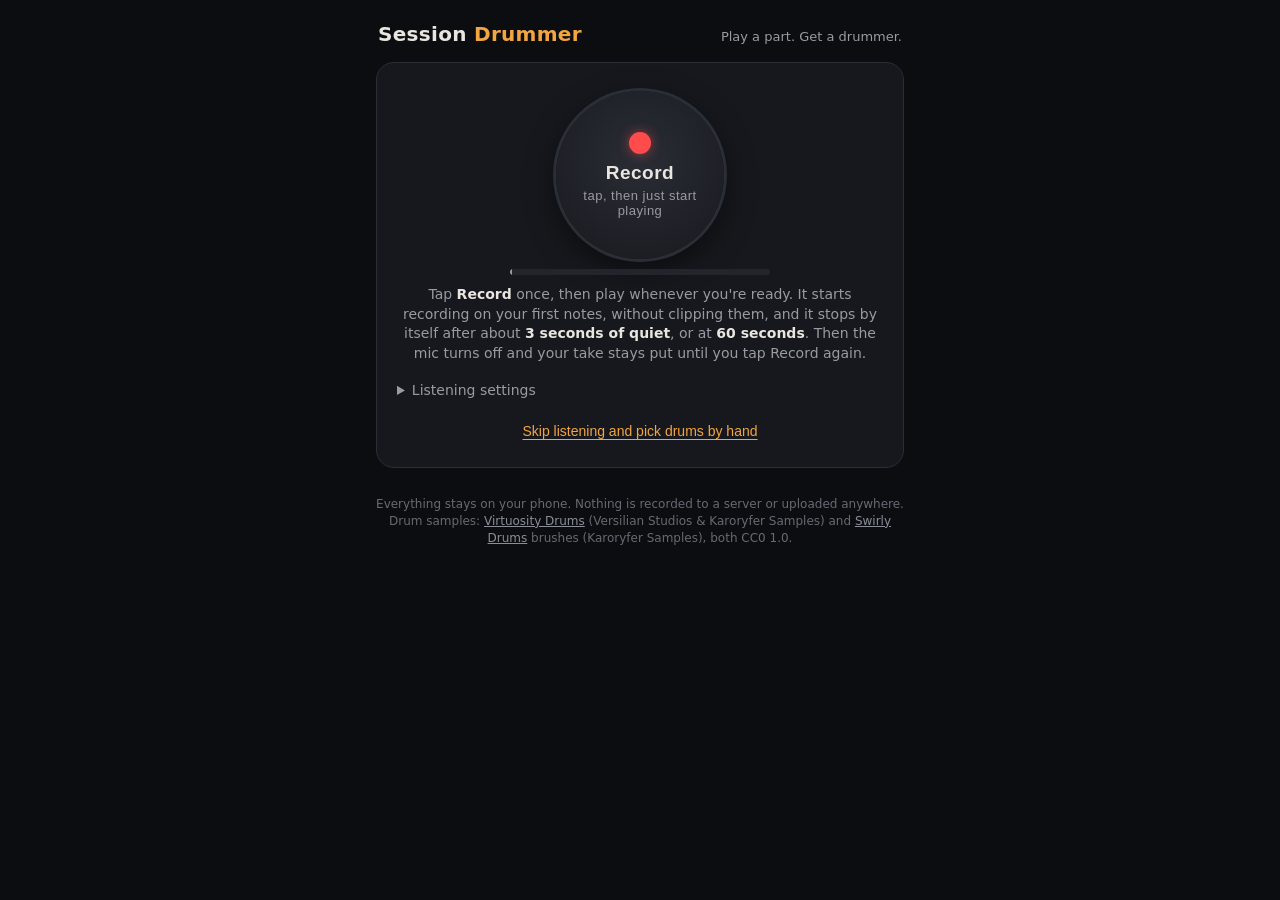
<file: index.html>
<!DOCTYPE html>
<html lang="en">
<head>
<meta charset="utf-8">
<meta name="viewport" content="width=device-width, initial-scale=1, viewport-fit=cover">
<meta name="theme-color" content="#0c0d10">
<meta name="apple-mobile-web-app-capable" content="yes">
<meta name="apple-mobile-web-app-status-bar-style" content="black-translucent">
<meta name="apple-mobile-web-app-title" content="Drummer">
<title>Session Drummer</title>
<link rel="icon" href="data:image/svg+xml,%3Csvg xmlns='http://www.w3.org/2000/svg' viewBox='0 0 100 100'%3E%3Ccircle cx='50' cy='50' r='46' fill='%23f2a541'/%3E%3Cellipse cx='50' cy='44' rx='30' ry='12' fill='%230c0d10'/%3E%3C/svg%3E">
<style>:root{--bg:#0c0d10;--card:#16181d;--card2:#1d2027;--line:#2a2e37;--tx:#e9e6df;--mut:#9a9aa3;--acc:#f2a541;--acc2:#ffcf7a;--rec:#ff4b4b;--ok:#6fd39b;--turn:#8fa8ff}
*{box-sizing:border-box;-webkit-tap-highlight-color:transparent}
html,body{margin:0;background:var(--bg);color:var(--tx);font:16px/1.4 -apple-system,BlinkMacSystemFont,"SF Pro Text","Segoe UI",Roboto,system-ui,sans-serif;-webkit-text-size-adjust:100%}
body{padding:env(safe-area-inset-top) 0 calc(env(safe-area-inset-bottom) + 24px)}
body.has-player{padding-bottom:calc(env(safe-area-inset-bottom) + 390px)}
main{max-width:560px;margin:0 auto;padding:14px 16px}
header{display:flex;align-items:baseline;justify-content:space-between;margin:6px 2px 14px}
h1{font-size:20px;margin:0;letter-spacing:.3px;font-weight:700}
h1 span{color:var(--acc)}
.tag{color:var(--mut);font-size:13px}
h2{font-size:13px;text-transform:uppercase;letter-spacing:1.4px;color:var(--mut);margin:26px 4px 10px;font-weight:600}
.card{background:var(--card);border:1px solid var(--line);border-radius:18px;padding:16px;margin-bottom:12px}
#listen{text-align:center;padding:22px 16px 18px}
#rec{width:168px;height:168px;border-radius:50%;border:0;margin:6px auto 10px;display:flex;flex-direction:column;align-items:center;justify-content:center;background:radial-gradient(circle at 50% 40%,#2a2d35,#17191e);color:var(--tx);font-size:19px;font-weight:700;letter-spacing:.5px;box-shadow:0 0 0 3px #2a2e37,0 10px 30px #0008;position:relative;cursor:pointer;touch-action:manipulation}
#rec .dot{width:22px;height:22px;border-radius:50%;background:var(--rec);margin-bottom:8px;box-shadow:0 0 12px #ff4b4b88}
#rec small{display:block;font-weight:500;color:var(--mut);font-size:13px;margin-top:4px}
#rec.rec{box-shadow:0 0 0 3px var(--rec),0 0 0 calc(3px + var(--lvl,0px)) #ff4b4b44,0 10px 30px #0008}
#rec.rec .dot{border-radius:5px;animation:pulse 1s infinite}
#rec.busy,#rec.opening{opacity:.7}
@keyframes pulse{50%{opacity:.45}}
.meter{height:6px;background:#22252c;border-radius:4px;overflow:hidden;margin:4px auto 10px;max-width:260px}
.meter i{display:block;height:100%;width:0;background:linear-gradient(90deg,#6fd39b,#f2a541 70%,#ff4b4b);transition:width .06s}
.hint{color:var(--mut);font-size:14px;margin:6px 6px 0}
.hint b{color:var(--tx);font-weight:600}
.warn{color:#ffb4a8;font-size:14px;margin-top:8px}
.link{background:none;border:0;color:var(--acc);font-size:14px;padding:10px;margin-top:4px;text-decoration:underline;text-underline-offset:3px}
#heard .top{display:flex;align-items:flex-end;gap:14px}
.bpm{font-size:46px;font-weight:800;line-height:1;font-variant-numeric:tabular-nums}
.bpm small{font-size:15px;font-weight:600;color:var(--mut);margin-left:4px}
.chips{display:flex;flex-wrap:wrap;gap:6px;margin:2px 0 4px}
.chip{font-size:12.5px;padding:4px 9px;border-radius:99px;background:var(--card2);border:1px solid var(--line);color:#d8d4cb;white-space:nowrap}
.chip.k{color:var(--acc2)}
.desc{font-size:17px;margin:12px 0 4px}
.wants{color:var(--mut);font-size:14px}
.conf{color:var(--mut);font-size:12.5px;margin-top:8px}
.ctl{margin-top:14px;border-top:1px solid var(--line);padding-top:12px}
.row{display:flex;align-items:center;gap:8px;margin:10px 0;flex-wrap:wrap}
.row label{font-size:13px;color:var(--mut);min-width:54px}
.btn{min-height:46px;min-width:46px;padding:0 14px;border-radius:12px;border:1px solid var(--line);background:var(--card2);color:var(--tx);font-size:16px;font-weight:600;touch-action:manipulation;cursor:pointer}
.btn:active{transform:scale(.97);background:#262a33}
.btn.pri{background:var(--acc);color:#1a1307;border-color:var(--acc)}
.btn.sm{min-height:40px;font-size:14px;padding:0 11px}
.seg{display:inline-flex;border:1px solid var(--line);border-radius:12px;overflow:hidden}
.seg button{min-height:42px;padding:0 13px;border:0;background:var(--card2);color:var(--mut);font-size:15px;font-weight:600;border-right:1px solid var(--line)}
.seg button:last-child{border-right:0}
.seg button.on{background:#2f2a20;color:var(--acc2)}
.seg button:disabled{opacity:.35}
.tval{font-size:20px;font-weight:700;min-width:62px;text-align:center;font-variant-numeric:tabular-nums}
input[type=range]{flex:1;accent-color:var(--acc);height:32px}
.switch{display:flex;align-items:center;gap:10px;font-size:14px;color:var(--tx)}
.switch input{width:22px;height:22px;accent-color:var(--acc)}
.sub{color:var(--mut);font-size:13px;margin:-4px 4px 10px}
.sug h3{margin:0;font-size:18px}
.sug .meta{display:flex;gap:6px;flex-wrap:wrap;margin:7px 0}
.sug p{margin:6px 0;color:#cfcbc2;font-size:14.5px}
.sug .why{color:var(--mut);font-style:italic;font-size:13.5px}
.sug.turn{border-color:#2d3550;background:linear-gradient(180deg,#171a24,#16181d)}
.sug.turn .why{color:#b9c6ff;font-style:normal}
.sug .acts{display:flex;gap:8px;margin-top:12px}
.sug .acts .btn{flex:1}
.prog{height:4px;background:#22252c;border-radius:3px;margin-top:10px;overflow:hidden;display:none}
.prog i{display:block;height:100%;width:0;background:var(--acc)}
.sug.playing .prog{display:block}
.sug.playing{border-color:var(--acc)}
#player{position:fixed;left:0;right:0;bottom:0;background:#121419ee;backdrop-filter:blur(14px);-webkit-backdrop-filter:blur(14px);border-top:1px solid var(--line);padding:12px 16px calc(env(safe-area-inset-bottom) + 12px);z-index:10;transform:translateY(110%);transition:transform .25s}
#player.show{transform:none}
#player .in{max-width:560px;margin:0 auto}
#player .name{display:flex;justify-content:space-between;align-items:center;font-weight:700}
#player .name span{color:var(--mut);font-weight:500;font-size:13px}
#player .close{background:none;border:0;color:var(--mut);font-size:26px;min-width:44px;min-height:40px}
.dots{display:flex;gap:7px;margin:8px 0 6px}
.dots i{flex:1;height:30px;border-radius:8px;background:#2a2e37;transition:background .05s;display:flex;align-items:center;justify-content:center;font-style:normal;font-weight:800;font-size:15px;color:var(--mut);font-variant-numeric:tabular-nums}
.dots i.one{color:var(--tx);box-shadow:inset 0 0 0 2px var(--acc2)}
.dots i.on{color:#1a1307}
.dots.many{gap:5px}.dots.many i{font-size:13px}
.dots i.on{background:var(--acc)}
.dots i.one.on{background:var(--acc2)}
.prow{display:flex;align-items:center;gap:8px;justify-content:space-between}
.prow .tval{font-size:26px;min-width:84px}
#pplay{min-width:96px;min-height:54px;font-size:18px}
.foot{color:#666a73;font-size:12px;text-align:center;margin-top:28px}
.hide{display:none!important}
.spin{display:inline-block;width:14px;height:14px;border:2px solid #fff4;border-top-color:var(--acc);border-radius:50%;animation:sp 1s linear infinite;vertical-align:-2px;margin-right:6px}
@keyframes sp{to{transform:rotate(360deg)}}
.foot a{color:#8a8e98}
#rec.armed{box-shadow:0 0 0 3px var(--ok),0 0 0 calc(3px + var(--lvl,0px)) #6fd39b44,0 10px 30px #0008}
#rec.armed .dot{background:var(--ok);box-shadow:0 0 12px #6fd39b88;animation:pulse 1.6s infinite}
.meter{position:relative}
.meter b{position:absolute;top:-2px;bottom:-2px;width:2px;background:#fff8;left:0;border-radius:1px}
details.set{margin:10px 4px 0;text-align:left;color:var(--mut);font-size:14px}
details.set summary{cursor:pointer;padding:8px 0;color:var(--mut)}
details.set .seg button{padding:0 10px;font-size:14px}
#status{position:fixed;top:calc(env(safe-area-inset-top) + 8px);left:50%;transform:translateX(-50%);z-index:9;background:#16181dee;backdrop-filter:blur(10px);-webkit-backdrop-filter:blur(10px);border:1px solid var(--line);border-radius:99px;padding:9px 16px;font-size:14px;font-weight:600;display:flex;align-items:center;gap:8px;white-space:nowrap;box-shadow:0 6px 20px #0008}
#status i{width:10px;height:10px;border-radius:50%;background:var(--mut)}
#status.st-armed i{background:var(--ok);animation:pulse 1.6s infinite}
#status.st-rec i{background:var(--rec);animation:pulse 1s infinite}
#status.st-busy i,#status.st-opening i{background:var(--acc)}

#player.prev .loopOnly,#player.loop .prevOnly{display:none!important}
#mixer{margin-top:8px;display:flex;flex-direction:column;gap:7px}
.mrow{display:flex;align-items:center;gap:8px}
.mrow .ml{width:52px;font-weight:700;font-size:14px}
.mrow .btn.mb{min-width:54px;min-height:46px;font-size:24px;padding:0;line-height:1}
.mrow .mv{flex:1;display:flex;flex-direction:column;align-items:center;gap:3px;min-width:0}
.mrow .mv i{display:block;width:100%;height:6px;border-radius:3px;background:#2a2e37;overflow:hidden}
.mrow .mv b{display:block;height:100%;width:50%;background:var(--acc);border-radius:3px;transition:width .1s}
.mrow .mv span{font-size:13px;font-weight:700;font-variant-numeric:tabular-nums}
.mrow .mute{min-width:58px;min-height:40px;border-radius:10px;border:1px solid var(--line);background:none;color:var(--mut);font-size:13px;font-weight:700;touch-action:manipulation}
.mrow .mute.on{background:#d9534f;border-color:#d9534f;color:#fff}
.mrow .tog.on{background:var(--acc2);border-color:var(--acc2);color:#10141a}
.mrow.off .mv b{background:#555b66}.mrow.off .mv span{color:var(--mut)}
#pNote{margin:0}
</style>
</head>
<body>
<main>
  <header><h1>Session <span>Drummer</span></h1><div class="tag">Play a part. Get a drummer.</div></header>

  <div id="status" class="hide"><i></i><span id="stText"></span></div>
  <section id="listen" class="card">
    <button id="rec" class="off" aria-label="Record"><div class="dot"></div><div id="recLabel">Record</div><small id="recSub">tap, then just start playing</small></button>
    <div class="meter"><i id="lvl"></i><b id="lvlFloor"></b></div>
    <p class="hint" id="hint">Tap <b>Record</b> once, then play whenever you're ready. It starts recording on your first notes, without clipping them, and it stops by itself after about <b>3 seconds of quiet</b>, or at <b>60 seconds</b>. Then the mic turns off and your take stays put until you tap Record again.</p>
    <p class="warn hide" id="warn"></p>
    <details class="set"><summary>Listening settings</summary>
      <div class="row"><label>Start on</label><div class="seg" id="segSens"><button data-v="low">Loud notes</button><button data-v="normal">Normal</button><button data-v="high">Soft notes</button></div></div>
      <div class="row"><label>Stop after</label><div class="seg" id="segStop"><button data-v="2">2 s quiet</button><button data-v="2.8">3 s</button><button data-v="4">4 s</button></div></div>
      <p class="hint">If it starts on room noise or talking, pick "Loud notes". If it misses quiet fingerpicking, pick "Soft notes".</p>
    </details>
    <button class="link" id="skip">Skip listening and pick drums by hand</button>
  </section>

  <section id="heard" class="card hide">
    <div class="top">
      <div class="bpm" id="hBpm">—</div>
      <div class="chips" id="hChips"></div>
    </div>
    <div class="desc" id="hDesc"></div>
    <div class="wants" id="hWants"></div>
    <div class="conf" id="hConf"></div>
    <div class="conf" id="hTake"></div>
    <div class="ctl">
      <div class="row"><label>Tempo</label>
        <button class="btn sm" data-t="-1">−</button><div class="tval" id="tVal">90</div><button class="btn sm" data-t="1">+</button>
        <button class="btn sm" data-t="half">½×</button><button class="btn sm" data-t="dbl">2×</button>
      </div>
      <div class="row"><label>Meter</label>
        <div class="seg" id="segMeter"><button data-m="4/4">4/4</button><button data-m="3/4">3/4</button><button data-m="6/8">6/8</button></div>
      </div>
      <div class="row"><label>Feel</label>
        <div class="seg" id="segFeel"><button data-f="straight">Straight</button><button data-f="swing">Swung</button></div>
      </div>
      <div class="row guitarOnly"><label>Preview</label><div class="seg" id="segPrev"><button data-v="best">Best bars</button><button data-v="whole">Whole take</button></div></div>
      <div class="row guitarOnly" id="ploopRow"><label class="switch"><input type="checkbox" id="ploop" checked> Loop the best bars</label></div>
      <div class="row guitarOnly"><label class="switch"><input type="checkbox" id="snap" checked> Snap my playing to the drum grid</label></div>
      <div class="conf guitarOnly" id="hSection"></div>
    </div>
  </section>

  <section id="sugg" class="hide">
    <h2>Fits your part</h2>
    <div id="matches"></div>
    <h2>Different takes</h2>
    <div class="sub">These might not work, but here's how they could sound.</div>
    <div id="turns"></div>
    <div class="row" style="justify-content:center;margin-top:16px">
      <button class="btn" id="more">More ideas</button>
      <button class="btn" id="again">New take</button>
    </div>
  </section>

  <p class="foot">Everything stays on your phone. Nothing is recorded to a server or uploaded anywhere.<br>Drum samples: <a href="https://github.com/sfzinstruments/virtuosity_drums">Virtuosity Drums</a> (Versilian Studios &amp; Karoryfer Samples) and <a href="https://github.com/sfzinstruments/karoryfer.swirly-drums">Swirly Drums</a> brushes (Karoryfer Samples), both CC0 1.0.</p>
</main>

<div id="player"><div class="in">
  <div class="name"><div id="pName">—</div><button class="close" id="pClose" aria-label="Close">×</button></div>
  <div class="dots" id="pDots"></div>
  <div class="prow loopOnly">
    <button class="btn" data-p="-5">−5</button><button class="btn" data-p="-1">−1</button>
    <div class="tval" id="pBpm">90</div>
    <button class="btn" data-p="1">+1</button><button class="btn" data-p="5">+5</button>
  </div>
  <div id="mixer">
    <div class="mrow prevOnly" data-ch="guitar"><span class="ml">Guitar</span><button class="btn mb" data-d="-1" aria-label="Guitar quieter">−</button><div class="mv"><i><b></b></i><span>0 dB</span></div><button class="btn mb" data-d="1" aria-label="Guitar louder">+</button><button class="mute" aria-label="Mute guitar">Mute</button></div>
    <div class="mrow" data-ch="drums"><span class="ml">Drums</span><button class="btn mb" data-d="-1" aria-label="Drums quieter">−</button><div class="mv"><i><b></b></i><span>0 dB</span></div><button class="btn mb" data-d="1" aria-label="Drums louder">+</button><button class="mute" aria-label="Mute drums">Mute</button></div>
    <div class="mrow" data-ch="click"><span class="ml">Click</span><button class="btn mb" data-d="-1" aria-label="Click quieter">−</button><div class="mv"><i><b></b></i><span>0 dB</span></div><button class="btn mb" data-d="1" aria-label="Click louder">+</button><button class="mute tog" id="clickTog" aria-label="Click on or off">Off</button></div>
  </div>
  <div class="prow" style="margin-top:10px">
    <label class="switch loopOnly"><input type="checkbox" id="pFills"> Fill every 4 bars</label>
    <span class="conf prevOnly" id="pNote">Changes apply while it plays.</span>
    <button class="btn pri" id="pplay">Stop</button>
  </div>
</div></div>

<script>window.SD_KIT_URL='/kit.json?v=831ff0049d';</script>
<script>/* Session Drummer — audio analysis (pure JS, runs in browser or Node). Nothing leaves the device. */
(function (root) {
  'use strict';

  function makeFFT(n) {
    const levels = Math.round(Math.log2(n));
    const cos = new Float64Array(n / 2), sin = new Float64Array(n / 2);
    for (let i = 0; i < n / 2; i++) { cos[i] = Math.cos(2 * Math.PI * i / n); sin[i] = Math.sin(2 * Math.PI * i / n); }
    const rev = new Uint32Array(n);
    for (let i = 0; i < n; i++) { let r = 0, x = i; for (let j = 0; j < levels; j++) { r = (r << 1) | (x & 1); x >>= 1; } rev[i] = r; }
    return function (re, im) {
      for (let i = 0; i < n; i++) { const j = rev[i]; if (j > i) { let t = re[i]; re[i] = re[j]; re[j] = t; t = im[i]; im[i] = im[j]; im[j] = t; } }
      for (let size = 2; size <= n; size <<= 1) {
        const half = size >> 1, step = n / size;
        for (let i = 0; i < n; i += size) {
          for (let j = i, k = 0; j < i + half; j++, k += step) {
            const l = j + half;
            const tre = re[l] * cos[k] + im[l] * sin[k];
            const tim = -re[l] * sin[k] + im[l] * cos[k];
            re[l] = re[j] - tre; im[l] = im[j] - tim; re[j] += tre; im[j] += tim;
          }
        }
      }
    };
  }
  function hann(n) { const w = new Float64Array(n); for (let i = 0; i < n; i++) w[i] = 0.5 - 0.5 * Math.cos(2 * Math.PI * i / n); return w; }
  const clamp = (v, a, b) => Math.max(a, Math.min(b, v));
  function mean(a) { let s = 0; for (let i = 0; i < a.length; i++) s += a[i]; return a.length ? s / a.length : 0; }
  function std(a, m) { if (m === undefined) m = mean(a); let s = 0; for (let i = 0; i < a.length; i++) s += (a[i] - m) * (a[i] - m); return a.length ? Math.sqrt(s / a.length) : 0; }
  function median(a) { const b = Array.from(a).sort((x, y) => x - y); return b.length ? b[b.length >> 1] : 0; }
  function percentile(a, p) { const b = Array.from(a).sort((x, y) => x - y); return b.length ? b[clamp(Math.floor(p * (b.length - 1)), 0, b.length - 1)] : 0; }

  // Krumhansl–Kessler key profiles
  const KK_MAJ = [6.35, 2.23, 3.48, 2.33, 4.38, 4.09, 2.52, 5.19, 2.39, 3.66, 2.29, 2.88];
  const KK_MIN = [6.33, 2.68, 3.52, 5.38, 2.60, 3.53, 2.54, 4.75, 3.98, 2.69, 3.34, 3.17];
  const NOTE = ['C', 'C#', 'D', 'Eb', 'E', 'F', 'F#', 'G', 'Ab', 'A', 'Bb', 'B'];
  function pearson(a, b) { const ma = mean(a), mb = mean(b); let s = 0, sa = 0, sb = 0; for (let i = 0; i < a.length; i++) { const x = a[i] - ma, y = b[i] - mb; s += x * y; sa += x * x; sb += y * y; } return sa && sb ? s / Math.sqrt(sa * sb) : 0; }

  /* ---------- feature extraction ---------- */
  function extract(input, sr) {
    // peak/level of the raw signal (for energy)
    let x = input, fs = sr;
    if (sr > 32000) { // decimate by 2 with a small low-pass
      const n = Math.floor(input.length / 2); x = new Float32Array(n);
      for (let i = 1; i < n - 1; i++) x[i] = 0.25 * input[2 * i - 1] + 0.5 * input[2 * i] + 0.25 * input[2 * i + 1];
      fs = sr / 2;
    }
    // level normalisation so log-compression is consistent
    const absS = []; for (let i = 0; i < x.length; i += 37) absS.push(Math.abs(x[i]));
    const ref = Math.max(1e-5, percentile(absS, 0.995));
    const g = 0.5 / ref;
    const N = 1024, H = fs >= 20000 ? 256 : 128;
    const fr = fs / H;
    const nFrames = Math.max(0, Math.floor((x.length - N) / H) + 1);
    const fft = makeFFT(N), win = hann(N);
    const re = new Float64Array(N), im = new Float64Array(N);
    const nb = N / 2;
    let prev = new Float64Array(nb), cur = new Float64Array(nb);
    const flux = new Float32Array(nFrames), lowFlux = new Float32Array(nFrames), rmsDb = new Float32Array(nFrames), cent = new Float32Array(nFrames), fenergy = new Float32Array(nFrames);
    const bHz = fs / N;
    const kLo = Math.max(1, Math.round(30 / bHz)), kHi = Math.min(nb - 1, Math.round(8000 / bHz)), kLow = Math.round(300 / bHz);
    for (let t = 0; t < nFrames; t++) {
      const o = t * H; let e = 0;
      for (let i = 0; i < N; i++) { const v = x[o + i]; e += v * v; re[i] = v * g * win[i]; im[i] = 0; }
      rmsDb[t] = 10 * Math.log10(e / N + 1e-12);
      fft(re, im);
      let f = 0, lf = 0, cs = 0, ms = 0;
      for (let k = 1; k < nb; k++) {
        const m = Math.sqrt(re[k] * re[k] + im[k] * im[k]) / N * 4;
        const L = Math.log(1 + 1000 * m);
        cur[k] = L;
        if (k >= kLo && k <= kHi) { const d = L - prev[k]; if (d > 0) { f += d; if (k <= kLow) lf += d; } }
        cs += m * k * bHz; ms += m;
      }
      flux[t] = f; lowFlux[t] = lf; cent[t] = ms > 0 ? cs / ms : 0; fenergy[t] = ms;
      const tmp = prev; prev = cur; cur = tmp;
    }
    if (nFrames) { flux[0] = 0; lowFlux[0] = 0; }
    // chroma with a longer window for pitch resolution
    const NC = 4096, HC = 2048;
    const fftC = makeFFT(NC), winC = hann(NC);
    const reC = new Float64Array(NC), imC = new Float64Array(NC);
    const nC = Math.max(0, Math.floor((x.length - NC) / HC) + 1);
    const chroma = []; const chromaT = [];
    const bHzC = fs / NC;
    const binPc = new Int8Array(NC / 2).fill(-1), binW = new Float32Array(NC / 2);
    for (let k = 1; k < NC / 2; k++) { const f = k * bHzC; if (f < 70 || f > 2200) continue; const p = 69 + 12 * Math.log2(f / 440); const pr = Math.round(p); if (Math.abs(p - pr) > 0.35) continue; binPc[k] = ((pr % 12) + 12) % 12; binW[k] = f < 400 ? 1 : 400 / f + 0.3; }
    for (let t = 0; t < nC; t++) {
      const o = t * HC;
      for (let i = 0; i < NC; i++) { reC[i] = x[o + i] * g * winC[i]; imC[i] = 0; }
      fftC(reC, imC);
      const c = new Float32Array(12);
      // simple peak picking to reduce smear
      for (let k = 2; k < NC / 2 - 1; k++) {
        if (binPc[k] < 0) continue;
        const m = Math.hypot(reC[k], imC[k]);
        const ml = Math.hypot(reC[k - 1], imC[k - 1]), mr = Math.hypot(reC[k + 1], imC[k + 1]);
        if (m >= ml && m >= mr) c[binPc[k]] += Math.sqrt(m) * binW[k];
      }
      chroma.push(c); chromaT.push((o + NC / 2) / fs);
    }
    // onset envelope: flux minus local mean, half-wave rectified, normalised
    const env = new Float32Array(nFrames);
    const wAvg = Math.max(3, Math.round(0.25 * fr));
    let acc = 0; const q = [];
    // centred moving average
    const pre = new Float64Array(nFrames + 1); for (let i = 0; i < nFrames; i++) pre[i + 1] = pre[i] + flux[i];
    for (let i = 0; i < nFrames; i++) { const a = Math.max(0, i - wAvg), b = Math.min(nFrames, i + wAvg + 1); const m = (pre[b] - pre[a]) / (b - a); env[i] = Math.max(0, flux[i] - m); }
    const sd = std(env) || 1; for (let i = 0; i < nFrames; i++) env[i] /= sd;
    const lowEnv = new Float32Array(nFrames); { const sdl = std(lowFlux) || 1; for (let i = 0; i < nFrames; i++) lowEnv[i] = lowFlux[i] / sdl; }
    const t0 = N / 2 / fs; // frame-centre convention
    return { fs, fr, t0, env, lowEnv, rmsDb, cent, fenergy, chroma, chromaT, nFrames, duration: input.length / sr };
  }

  function pickOnsets(env, fr) {
    const out = []; const n = env.length; const w = 3; const lw = Math.round(fr * 1.0);
    const pre = new Float64Array(n + 1); for (let i = 0; i < n; i++) pre[i + 1] = pre[i] + env[i];
    let last = -1e9; const minGap = Math.round(0.05 * fr);
    for (let i = w; i < n - w; i++) {
      let isMax = true; for (let j = i - w; j <= i + w; j++) if (env[j] > env[i]) { isMax = false; break; }
      if (!isMax) continue;
      const a = Math.max(0, i - lw), b = Math.min(n, i + lw); const m = (pre[b] - pre[a]) / (b - a);
      if (env[i] > m + 0.6 && env[i] > 0.8 && i - last >= minGap) { out.push({ f: i, s: env[i] }); last = i; }
    }
    return out;
  }

  function autocorr(env, maxLag) {
    const n = env.length; const ac = new Float64Array(maxLag + 1);
    for (let l = 0; l <= maxLag; l++) { let s = 0; for (let t = 0; t + l < n; t++) s += env[t] * env[t + l]; ac[l] = s / (n - l); }
    return ac;
  }

  function estimateTempo(env, fr) {
    const minLag = Math.floor(fr * 60 / 210), maxLag = Math.ceil(fr * 60 / 48);
    const ac = autocorr(env, Math.min(env.length - 2, maxLag * 2 + 2));
    const val = (l) => { const i = Math.floor(l), f = l - i; return i + 1 < ac.length ? ac[i] * (1 - f) + ac[i + 1] * f : 0; };
    let best = -1, bestL = minLag; const scores = [];
    for (let l = minLag; l <= maxLag; l++) {
      const bpm = 60 * fr / l;
      const prior = Math.exp(-0.5 * Math.pow(Math.log2(bpm / 100) / 0.85, 2));
      const s = (val(l) + 0.35 * val(2 * l)) * prior;
      scores.push({ l, bpm, s, raw: val(l) + 0.35 * val(2 * l) });
      if (s > best) { best = s; bestL = l; }
    }
    // parabolic refinement on raw ac
    let L = bestL;
    if (bestL > minLag && bestL < maxLag) { const a = val(bestL - 1), b = val(bestL), c = val(bestL + 1); const d = (a - 2 * b + c); if (d < 0) L = bestL + 0.5 * (a - c) / d; }
    // octave sanity
    const rawAt = (l) => val(l) + 0.35 * val(2 * l);
    let bpm = 60 * fr / L;
    if (bpm > 150 && 2 * L <= maxLag && rawAt(2 * L) > 0.75 * rawAt(L)) { L *= 2; bpm /= 2; }
    else if (bpm < 62 && L / 2 >= minLag && rawAt(L / 2) > 0.8 * rawAt(L)) { L /= 2; bpm *= 2; }
    return { period: L, bpm, ac };
  }

  // Ellis-style dynamic-programming beat tracker
  function trackBeats(env, P, tight) {
    tight = tight || 120;
    const n = env.length; const C = new Float64Array(n); const back = new Int32Array(n).fill(-1);
    const lo = Math.round(P / 2), hi = Math.round(P * 2);
    for (let t = 0; t < n; t++) {
      let best = -Infinity, bi = -1;
      for (let tau = t - hi; tau <= t - lo; tau++) {
        if (tau < 0) continue;
        const d = Math.log((t - tau) / P); const v = C[tau] - tight * d * d;
        if (v > best) { best = v; bi = tau; }
      }
      if (bi >= 0 && best > 0) { C[t] = env[t] + best; back[t] = bi; } else { C[t] = env[t]; back[t] = -1; }
    }
    // pick end point in final period
    let end = n - 1, bv = -Infinity;
    for (let t = Math.max(0, n - Math.round(P)); t < n; t++) if (C[t] > bv) { bv = C[t]; end = t; }
    const beats = []; let t = end; while (t >= 0) { beats.push(t); t = back[t]; }
    beats.reverse();
    // extend backwards to cover the start if the chain began late
    while (beats.length && beats[0] - P > P * 0.25) {
      const guess = beats[0] - P; let bt = Math.round(guess), bvv = -1;
      for (let j = Math.round(guess - P * 0.1); j <= Math.round(guess + P * 0.1); j++) if (j >= 0 && j < n && env[j] > bvv) { bvv = env[j]; bt = j; }
      if (bt < 0) break; beats.unshift(bvv > 0.3 ? bt : Math.round(guess));
    }
    return beats;
  }

  // Beat trackers happily lock onto a loud off-beat. Swing is always long-short, and bass/accents
  // tend to sit on the beat, so use those to nudge the phase back onto the beat.
  function fixPhase(feat, beatF) {
    if (beatF.length < 6) return beatF;
    const P = (beatF[beatF.length - 1] - beatF[0]) / (beatF.length - 1);
    const shift = (frac) => beatF.map(b => b + frac * P).filter(b => b < feat.env.length - 1);
    const sw = analyseSwing(feat.env, beatF);
    const pr = sw.prof, BINS = pr.length;
    const at = (c, w) => { let m = 0; for (let k = 0; k < BINS; k++) { const p = (k + 0.5) / BINS; if (Math.abs(p - c) <= w) m = Math.max(m, pr[k]); } return m; };
    const base = median(pr);
    const t1 = at(0.333, 0.04) - base, t2 = at(0.667, 0.04) - base, h = at(0.5, 0.04) - base;
    if (t1 > 0.5 && t1 > 1.6 * Math.max(t2, h, 0.01)) return shift(1 / 3);
    if (h > 0.5 && h > 1.6 * Math.max(t1, t2, 0.01)) {
      // straight: compare accent+bass on the beat vs on the "and"
      const acc = (arr) => { let s = 0; for (const b of arr) s += envMax(feat.env, b, 2) + 1.5 * envMax(feat.lowEnv, b, 2); return s / arr.length; };
      const alt = shift(0.5);
      if (acc(alt) > 1.25 * acc(beatF)) return alt;
    }
    return beatF;
  }

  function regressPeriod(beatsSec) {
    const n = beatsSec.length; if (n < 3) return null;
    let sx = 0, sy = 0, sxx = 0, sxy = 0;
    for (let i = 0; i < n; i++) { sx += i; sy += beatsSec[i]; sxx += i * i; sxy += i * beatsSec[i]; }
    return (n * sxy - sx * sy) / (n * sxx - sx * sx);
  }

  function envAt(env, f) { const i = Math.floor(f), fr = f - i; if (i < 0 || i + 1 >= env.length) return 0; return env[i] * (1 - fr) + env[i + 1] * fr; }
  function envMax(env, f, w) { let m = 0; for (let j = Math.floor(f - w); j <= Math.ceil(f + w); j++) if (j >= 0 && j < env.length && env[j] > m) m = env[j]; return m; }

  function analyseSwing(env, beatF) {
    const BINS = 48; const prof = new Float64Array(BINS); let used = 0;
    for (let i = 0; i + 1 < beatF.length; i++) {
      const a = beatF[i], b = beatF[i + 1]; const len = b - a; if (len < 4) continue;
      for (let k = 0; k < BINS; k++) { const f = a + len * (k + 0.5) / BINS; prof[k] += envAt(env, f); }
      used++;
    }
    if (!used) return { swing: 0, ratio: 0.5, ternary: 0, conf: 0, prof };
    for (let k = 0; k < BINS; k++) prof[k] /= used;
    const around = (c, w) => { let m = 0; for (let k = 0; k < BINS; k++) { const p = (k + 0.5) / BINS; if (Math.abs(p - c) <= w) m = Math.max(m, prof[k]); } return m; };
    const eHalf = around(0.5, 0.035), eTrip2 = around(0.667, 0.035), eTrip1 = around(0.333, 0.035), e16a = around(0.25, 0.03), e16b = around(0.75, 0.03);
    const base = median(prof);
    const h = Math.max(0, eHalf - base), t2 = Math.max(0, eTrip2 - base), t1 = Math.max(0, eTrip1 - base), s16 = Math.max(0, Math.max(e16a, e16b) - base);
    const swing = (t2 - h) / (t2 + h + 1e-6); // -1 straight .. +1 swung
    // ratio: centroid of the off-beat bump between 0.45 and 0.78
    let cs = 0, ws = 0; for (let k = 0; k < BINS; k++) { const p = (k + 0.5) / BINS; if (p > 0.45 && p < 0.78) { const w = Math.max(0, prof[k] - base); cs += w * w * p; ws += w * w; } }
    const ratio = ws > 0 ? cs / ws : 0.5;
    const ternary = (t1 + t2) / (t1 + t2 + h + s16 + 1e-6);
    const offStrength = Math.max(h, t2) / (Math.max(...prof) + 1e-6);
    return { swing, ratio, ternary, conf: clamp(offStrength * Math.abs(swing) * 2, 0, 1), offStrength, prof: Array.from(prof) };
  }

  function chromaBetween(feat, ta, tb) {
    const c = new Float64Array(12); let n = 0;
    for (let i = 0; i < feat.chromaT.length; i++) { const t = feat.chromaT[i]; if (t >= ta && t < tb) { for (let k = 0; k < 12; k++) c[k] += feat.chroma[i][k]; n++; } }
    if (!n) { // nearest frame
      let bi = 0, bd = 1e9; for (let i = 0; i < feat.chromaT.length; i++) { const d = Math.abs(feat.chromaT[i] - (ta + tb) / 2); if (d < bd) { bd = d; bi = i; } }
      if (feat.chroma[bi]) for (let k = 0; k < 12; k++) c[k] = feat.chroma[bi][k];
    }
    return c;
  }
  function cosSim(a, b) { let s = 0, na = 0, nb = 0; for (let k = 0; k < 12; k++) { s += a[k] * b[k]; na += a[k] * a[k]; nb += b[k] * b[k]; } return na && nb ? s / Math.sqrt(na * nb) : 1; }
  function zscore(a) { const m = mean(a), s = std(a, m) || 1; return a.map(v => (v - m) / s); }
  function lagCorr(f, lag) { if (f.length - lag < 4) return 0; return pearson(f.slice(0, f.length - lag), f.slice(lag)); }

  function analyseMeter(feat, beatsSec, beatF, forceM) {
    const nb = beatF.length;
    if (nb < 8) return { meter: forceM || 4, offset: 0, conf: 0, scores: {} };
    const acc = [], low = [], nov = [];
    for (let i = 0; i < nb; i++) {
      acc.push(envMax(feat.env, beatF[i], 2));
      low.push(envMax(feat.lowEnv, beatF[i], 2));
      const P = i + 1 < nb ? beatsSec[i + 1] - beatsSec[i] : beatsSec[i] - beatsSec[i - 1];
      const prevC = chromaBetween(feat, beatsSec[i] - P, beatsSec[i]);
      const nextC = chromaBetween(feat, beatsSec[i], beatsSec[i] + P);
      nov.push(1 - cosSim(prevC, nextC));
    }
    const za = zscore(acc), zl = zscore(low), zn = zscore(nov);
    const f = za.map((v, i) => 0.8 * v + 1.0 * zl[i] + 1.2 * zn[i]);
    const contrast = (M) => {
      let best = -Infinity, bo = 0;
      for (let o = 0; o < M; o++) {
        const on = [], off = [];
        for (let i = 0; i < nb; i++) ((i % M) === o ? on : off).push(f[i]);
        const c = mean(on) - mean(off);
        if (c > best) { best = c; bo = o; }
      }
      return { c: best / (std(f) || 1), o: bo };
    };
    const c2 = contrast(2), c3 = contrast(3), c4 = contrast(4);
    const s3 = c3.c + lagCorr(f, 3) + 0.5 * lagCorr(f, 6) - 0.4 * Math.max(0, lagCorr(f, 2));
    const s4 = Math.max(c4.c, c2.c * 0.9) + lagCorr(f, 4) + 0.3 * Math.max(0, lagCorr(f, 2)) + 0.3 * lagCorr(f, 8) - 0.3 * Math.max(0, lagCorr(f, 3));
    let meter, offset;
    if (forceM) { meter = forceM; offset = (forceM === 3 ? c3 : forceM === 2 ? c2 : c4).o; }
    else if (s3 > s4 + 0.15) { meter = 3; offset = c3.o; } else { meter = 4; offset = c4.o; }
    return { meter, offset, conf: clamp(Math.abs(s3 - s4) / 1.2, 0, 1), scores: { s3, s4 } };
  }

  function analyseKey(feat) {
    const tot = new Float64Array(12);
    for (let i = 0; i < feat.chroma.length; i++) for (let k = 0; k < 12; k++) tot[k] += feat.chroma[i][k];
    let bestMaj = -2, bestMin = -2, kMaj = 0, kMin = 0;
    for (let r = 0; r < 12; r++) {
      const maj = [], min = [];
      for (let k = 0; k < 12; k++) { maj.push(KK_MAJ[(k - r + 12) % 12]); min.push(KK_MIN[(k - r + 12) % 12]); }
      const cm = pearson(tot, maj), cn = pearson(tot, min);
      if (cm > bestMaj) { bestMaj = cm; kMaj = r; }
      if (cn > bestMin) { bestMin = cn; kMin = r; }
    }
    const minor = bestMin > bestMaj;
    return { tonic: NOTE[minor ? kMin : kMaj], mode: minor ? 'minor' : 'major', modeLean: bestMin - bestMaj, conf: clamp(Math.max(bestMaj, bestMin), 0, 1), chroma: Array.from(tot) };
  }

  function buildResult(feat, P, opts) {
    opts = opts || {};
    const fr = feat.fr;
    let beatF = trackBeats(feat.env, P);
    beatF = fixPhase(feat, beatF);
    const beatsSec = beatF.map(f => f / fr + feat.t0);
    const reg = regressPeriod(beatsSec);
    const period = reg && reg > 0 ? reg : P / fr;
    const bpm = 60 / period;
    const forceM = opts.meter === '3/4' ? 3 : opts.meter === '6/8' ? 2 : opts.meter === '4/4' ? 4 : 0;
    const met = analyseMeter(feat, beatsSec, beatF, forceM);
    const sw = analyseSwing(feat.env, beatF);
    return { beatsSec, beatF, period, bpm, met, sw };
  }

  function analyze(samples, sr) {
    const feat = extract(samples, sr);
    const fr = feat.fr;
    const active = []; let maxDb = -200;
    for (let i = 0; i < feat.nFrames; i++) maxDb = Math.max(maxDb, feat.rmsDb[i]);
    for (let i = 0; i < feat.nFrames; i++) if (feat.rmsDb[i] > maxDb - 30) active.push(i);
    const onsets = pickOnsets(feat.env, fr);
    if (maxDb < -62 || onsets.length < 6 || feat.duration < 4) {
      return { ok: false, reason: maxDb < -62 ? 'quiet' : 'few-onsets', maxDb, onsets: onsets.length };
    }
    const tempo = estimateTempo(feat.env, fr);
    const r = buildResult(feat, tempo.period);
    const firstOnset = onsets.length ? onsets[0].f / fr + feat.t0 : 0;
    const lastOnset = onsets.length ? onsets[onsets.length - 1].f / fr + feat.t0 : feat.duration;
    // level & timbre
    const actDb = active.map(i => feat.rmsDb[i]);
    const levelDb = median(actDb);
    const dynRange = percentile(actDb, 0.95) - percentile(actDb, 0.1);
    let cs = 0, cw = 0; for (const i of active) { const w = feat.fenergy[i]; cs += feat.cent[i] * w; cw += w; }
    const centroid = cw ? cs / cw : 1500;
    const key = analyseKey(feat);
    const playDur = Math.max(1, lastOnset - firstOnset);
    const density = onsets.length / (playDur / r.period); // onsets per beat
    const meanStrength = mean(onsets.map(o => o.s));
    const res = {
      ok: true, duration: feat.duration, sr, firstOnset, lastOnset,
      onsets: onsets.map(o => o.f / fr + feat.t0),
      bpm: r.bpm, period: r.period, beats: r.beatsSec,
      meter: r.met.meter === 3 ? '3/4' : '4/4', meterConf: r.met.conf, downbeatOffset: r.met.offset, meterScores: r.met.scores,
      swing: r.sw.swing, swingRatio: r.sw.ratio, ternary: r.sw.ternary, swingConf: r.sw.conf, offStrength: r.sw.offStrength,
      feel: r.sw.swing > 0.2 && r.sw.offStrength > 0.12 ? 'swing' : 'straight',
      density, levelDb, dynRange, centroid, key, meanStrength,
      tempoAlt: { half: r.bpm / 2, double: r.bpm * 2 },
      _feat: feat
    };
    // possible 6/8: fast 3-grouping with straight subdivision
    if (res.meter === '3/4' && res.bpm >= 150) res.maybe68 = true;
    Object.assign(res, describe(res));
    return res;
  }

  // Re-run beat tracking with user-forced tempo / meter
  function retrack(res, opts) {
    const feat = res._feat; const fr = feat.fr;
    const bpm = opts.bpm || res.bpm;
    const P = fr * 60 / bpm;
    const r = buildResult(feat, P, { meter: opts.meter });
    const out = Object.assign({}, res, {
      bpm: opts.bpmExact ? bpm : r.bpm, period: opts.bpmExact ? 60 / bpm : r.period, beats: r.beatsSec,
      meter: opts.meter || (r.met.meter === 3 ? '3/4' : '4/4'), downbeatOffset: r.met.offset, meterConf: r.met.conf,
      swing: r.sw.swing, swingRatio: r.sw.ratio, ternary: r.sw.ternary, swingConf: r.sw.conf, offStrength: r.sw.offStrength,
    });
    out.feel = opts.feel || (out.meter === '6/8' ? 'swing' : (r.sw.swing > 0.2 && r.sw.offStrength > 0.12 ? 'swing' : 'straight'));
    out.density = res.density * (out.period / res.period);
    Object.assign(out, describe(out));
    return out;
  }

  function features(res) {
    const busy = clamp((res.density - 0.6) / 2.6, 0, 1);
    const energy = clamp(0.4 * clamp((res.levelDb + 45) / 30, 0, 1) + 0.4 * busy + 0.2 * clamp((res.bpm - 60) / 100, 0, 1), 0, 1);
    const bright = clamp((res.centroid - 700) / 1800, 0, 1);
    const minorLean = clamp(0.5 + res.key.modeLean * 3, 0, 1);
    const dark = clamp(0.6 * minorLean + 0.4 * (1 - bright), 0, 1);
    return { energy, busy, bright, dark };
  }

  function describe(res) {
    const f = features(res);
    const bpm = res.bpm;
    const tempoWord = bpm < 68 ? 'slow' : bpm < 90 ? 'relaxed' : bpm < 114 ? 'mid-tempo' : bpm < 140 ? 'upbeat' : 'fast';
    const mood = res.key.mode === 'minor' ? (f.bright > 0.55 ? 'bittersweet' : 'dark and moody') : (f.bright > 0.5 ? 'bright' : 'warm');
    const energyWord = f.energy < 0.3 ? 'gentle' : f.energy < 0.52 ? 'easygoing' : f.energy < 0.72 ? 'steady' : 'driving';
    const busyWord = f.busy < 0.2 ? 'sparse' : f.busy > 0.6 ? 'busy' : '';
    const feelWord = res.meter === '6/8' ? 'rolling triplet feel' : res.feel === 'swing' ? 'swung, shuffling feel' : 'straight feel';
    const meterWord = res.meter === '3/4' ? '3/4' : res.meter === '6/8' ? '6/8' : '4/4';
    const head = `${cap(tempoWord)}, ${mood} ${meterWord}`;
    const tail = [busyWord, energyWord].filter(Boolean).join(' and ');
    const description = `${head} — ${tail}, with a ${feelWord}.`;
    let wants;
    if (res.meter === '3/4') wants = mood.startsWith('dark') ? 'a moody waltz' : (f.energy > 0.6 ? 'a big rolling 3/4' : 'a gentle waltz');
    else if (res.meter === '6/8') wants = 'a lilting 6/8';
    else if (res.feel === 'swing') wants = bpm < 80 ? 'a slow 12/8 blues feel' : f.energy > 0.6 ? 'a driving shuffle' : 'a bluesy shuffle';
    else wants = bpm < 80 ? (mood.startsWith('dark') ? 'a slow, heavy backbeat' : 'a slow ballad groove') : f.energy > 0.65 ? 'a driving straight-eighth beat' : 'a laid-back backbeat';
    return { features: f, words: { tempoWord, mood, energyWord, busyWord, feelWord }, description, wants };
  }
  function cap(s) { return s.charAt(0).toUpperCase() + s.slice(1); }

  /* ---------- time warp (WSOLA), beat-anchored ---------- */
  // anchorsIn/out: seconds. Output length outSec. Input positions mapped piecewise-linearly.
  function warp(x, sr, anchorsIn, anchorsOut, outSec) {
    const outLen = Math.round(outSec * sr);
    const A = anchorsIn.map(v => v * sr), B = anchorsOut.map(v => v * sr);
    const map = (o) => {
      if (o <= B[0]) return A[0] + (o - B[0]);
      for (let i = 0; i + 1 < B.length; i++) if (o <= B[i + 1]) { const u = (o - B[i]) / (B[i + 1] - B[i]); return A[i] + u * (A[i + 1] - A[i]); }
      const n = B.length - 1; const slope = n > 0 ? (A[n] - A[n - 1]) / (B[n] - B[n - 1]) : 1; return A[n] + (o - B[n]) * slope;
    };
    let W = 1; while (W < 0.045 * sr) W <<= 1; const Hs = W >> 1; const tol = Math.round(0.012 * sr);
    const win = new Float32Array(W); for (let i = 0; i < W; i++) win[i] = 0.5 - 0.5 * Math.cos(2 * Math.PI * i / W);
    const out = new Float32Array(outLen + W);
    const X = (i) => (i >= 0 && i < x.length ? x[i] : 0);
    let prevIn = Math.round(map(0)) - (Hs >> 1);
    for (let o = 0, k = 0; o < outLen; o += Hs, k++) {
      const target = Math.round(map(o + (Hs >> 1))) - (Hs >> 1);
      let best = target;
      if (k > 0) {
        const nat = prevIn + Hs;
        let bv = -Infinity;
        const corr = (cand, step) => { let s = 0; for (let i = 0; i < W; i += step) s += X(nat + i) * X(cand + i); return s; };
        let bc = target;
        for (let d = -tol; d <= tol; d += 8) { const v = corr(target + d, 8); if (v > bv) { bv = v; bc = target + d; } }
        bv = -Infinity; best = bc;
        for (let d = -8; d <= 8; d++) { const v = corr(bc + d, 2); if (v > bv) { bv = v; best = bc + d; } }
      }
      for (let i = 0; i < W; i++) out[o + i] += X(best + i) * win[i];
      prevIn = best;
    }
    return out.subarray(0, outLen);
  }

  /* ---------- pick the best section ----------
     res: (re)tracked result; need: beats in the section; gb: beats per bar.
     Looks at every downbeat where the player is actually playing and scores how steady the beats are. */
  function bestSection(res, need, gb) {
    const beats = res.beats, P = res.period, on = res.onsets || [];
    const nb = beats.length; if (!nb) return null;
    const act = new Array(nb).fill(false); let j = 0;
    for (let i = 0; i < nb; i++) { const a = beats[i] - 0.1 * P, b = beats[i] + 0.9 * P; while (j < on.length && on[j] < a) j++; let k = j; while (k < on.length && on[k] < b) { act[i] = true; break; } }
    const off = ((res.downbeatOffset % gb) + gb) % gb;
    let best = null, firstCand = -1;
    for (let i = off; i + need < nb; i += gb) {
      if (beats[i] < (res.firstOnset || 0) - 0.08) continue;
      if (firstCand < 0) firstCand = i;
      let a = 0; for (let k = i; k < i + need; k++) if (act[k]) a++;
      const actFrac = a / need;
      // local straight-line fit of beat times: residual = timing wobble, slope = local tempo
      let sx = 0, sy = 0, sxx = 0, sxy = 0; const m = need + 1;
      for (let k = 0; k < m; k++) { const y = beats[i + k]; sx += k; sy += y; sxx += k * k; sxy += k * y; }
      const slope = (m * sxy - sx * sy) / (m * sxx - sx * sx), icpt = (sy - slope * sx) / m;
      let r2 = 0; for (let k = 0; k < m; k++) { const d = beats[i + k] - (icpt + slope * k); r2 += d * d; }
      const wobble = Math.sqrt(r2 / m) / P, drift = Math.abs(slope - P) / P;
      const score = 2 * actFrac - 12 * wobble - 6 * drift - (i === firstCand ? 0.15 : 0) - (actFrac < 0.75 ? 2 : 0);
      if (!best || score > best.score) best = { start: i, score, actFrac, wobbleMs: wobble * P * 1000, drift };
    }
    return best;
  }

  const api = { analyze, retrack, warp, bestSection, describe, features, _internals: { extract, estimateTempo, trackBeats, analyseSwing, analyseMeter, pickOnsets } };
  if (typeof module !== 'undefined' && module.exports) module.exports = api; else root.SDAnalysis = api;
})(typeof self !== 'undefined' ? self : this);

;
/* Session Drummer — groove library + ranking. Tracks: one char per step.
   X=accent x=normal o=soft g=ghost .=rest. Voices: K kick, S snare, R cross-stick, H hat, P hat foot, O open hat,
   Y ride, B ride bell, C crash, T1 rack tom, T2 floor tom, BR brush tap, SW brush sweep, SH shaker. */
(function (root) {
  'use strict';
  const P = [
    // ---------- 4/4 straight ----------
    { id: 'laidback', name: 'Laid-back backbeat', desc: 'Kick on 1 and 3, snare on 2 and 4, easy eighth hats. Leaves room for the guitar.', meter: '4/4', sub: 4, family: 'backbeat', kit: 'sticks', energy: 0.5, busy: 0.35, dark: 0.5, tempo: [68, 124], fill: 'toms',
      t: { K: 'X...|....|X.x.|....', S: '....|X...|....|X...', H: 'x.o.|x.o.|x.o.|x.o.' } },
    { id: 'xstick', name: 'Cross-stick pocket', desc: 'Rim-click backbeat and soft hats — quiet, close, and warm.', meter: '4/4', sub: 4, family: 'rim', kit: 'rim', energy: 0.3, busy: 0.3, dark: 0.55, tempo: [58, 118], fill: 'soft',
      t: { K: 'X...|....|x..x|....', R: '....|x...|....|x...', H: 'o.g.|o.g.|o.g.|o.g.' } },
    { id: 'drive8', rimshot: true, name: 'Driving straight eighths', desc: 'Pushy kick, hard eighth hats, backbeat on 2 and 4. Pushes the song forward.', meter: '4/4', sub: 4, family: 'drive', kit: 'sticks', energy: 0.8, busy: 0.5, dark: 0.5, tempo: [100, 175], fill: 'toms', crash: true,
      t: { K: 'X...|..x.|X.x.|....', S: '....|X...|....|X...', H: 'X.x.|X.x.|X.x.|X.x.' } },
    { id: 'floor4', rimshot: true, name: 'Four on the floor', desc: 'Kick on every beat, open hat on the off-beats. Steady and danceable.', meter: '4/4', sub: 4, family: 'floor', kit: 'sticks', energy: 0.72, busy: 0.5, dark: 0.4, tempo: [96, 140], fill: 'snare', crash: true,
      t: { K: 'X...|X...|X...|X...', S: '....|X...|....|X...', H: 'x...|x...|x...|x...', O: '..x.|..x.|..x.|..x.' } },
    { id: 'sixteenth', name: 'Busy sixteenth groove', desc: 'Sixteenth hats, syncopated kick, ghost notes on the snare. Busy but tight.', meter: '4/4', sub: 4, family: 'sixteenth', kit: 'sticks', energy: 0.65, busy: 0.85, dark: 0.45, tempo: [76, 115], fill: 'snare',
      t: { K: 'X..x|..x.|X...|.x..', S: '....|X..g|.g..|X..g', H: 'xoxo|xoxo|xoxo|xoxo' } },
    { id: 'rideballad', name: 'Slow ride and rim', desc: 'Ride cymbal eighths, rim-click on 2 and 4. Spacious, good for a slow song.', meter: '4/4', sub: 4, family: 'ballad', kit: 'rim', energy: 0.25, busy: 0.3, dark: 0.6, tempo: [52, 92], fill: 'soft',
      t: { K: 'X...|....|X...|....', R: '....|x...|....|x...', Y: 'x.o.|x.o.|x.o.|x.o.' } },
    { id: 'bigslow', rimshot: true, name: 'Big, slow backbeat', desc: 'Washy open hats, heavy kick and snare. Slow and heavy.', meter: '4/4', sub: 4, family: 'bigslow', kit: 'sticks', energy: 0.85, busy: 0.35, dark: 0.7, tempo: [54, 96], fill: 'toms', crash: true,
      t: { K: 'X...|....|X.X.|....', S: '....|X...|....|X...', O: 'x.x.|x.x.|x.x.|x.x.' } },
    { id: 'brush4', name: 'Straight brushes', desc: 'Brush sweeps on every beat, light taps on 2 and 4, a feathered kick.', meter: '4/4', sub: 4, family: 'brushes', kit: 'brush', energy: 0.15, busy: 0.2, dark: 0.5, tempo: [56, 132], fill: 'brush',
      t: { SW: 'x...|x...|x...|x...', BR: '....|x...|....|x...', K: 'o...|....|o...|....', P: '....|x...|....|x...' } },
    { id: 'tompulse', name: 'Floor-tom pulse', desc: 'Floor tom on the beat with rim-clicks and a shaker. Dark and moody.', meter: '4/4', sub: 4, family: 'toms', kit: 'toms', energy: 0.45, busy: 0.4, dark: 0.85, tempo: [58, 112], fill: 'toms',
      t: { T2: 'X...|x...|X...|x...', K: 'X...|....|X...|....', R: '....|x...|....|x...', SH: '..x.|..x.|..x.|..x.' } },
    { id: 'shaker', name: 'Shaker and rim, acoustic', desc: 'Sixteenth shaker, soft kick, rim on 2 and 4. Sounds like a small acoustic room.', meter: '4/4', sub: 4, family: 'shaker', kit: 'rim', energy: 0.35, busy: 0.6, dark: 0.35, tempo: [68, 126], fill: 'soft',
      t: { SH: 'xoxo|xoxo|xoxo|xoxo', K: 'X...|....|X..x|....', R: '....|x...|....|x...' } },
    { id: 'halftime', name: 'Half-time feel', desc: 'Same tempo, but the snare lands only on 3. Big and spacious.', meter: '4/4', sub: 4, family: 'halftime', kit: 'sticks', energy: 0.6, busy: 0.3, dark: 0.65, tempo: [60, 175], fill: 'toms', crash: true, turn: true,
      t: { K: 'X...|....|..x.|....', S: '....|....|X...|....', H: 'x.x.|x.x.|x.x.|x.x.' } },
    { id: 'doubletime', rimshot: true, name: 'Double-time push', desc: 'Snare on every off-beat, so the drums run twice as fast as your part.', meter: '4/4', sub: 4, family: 'doubletime', kit: 'sticks', energy: 0.9, busy: 0.7, dark: 0.5, tempo: [56, 112], fill: 'snare', crash: true, turn: true, turnOnly: true,
      t: { K: 'X...|X...|X...|X...', S: '..X.|..X.|..X.|..X.', H: 'x.x.|x.x.|x.x.|x.x.' } },
    { id: 'train', name: 'Train beat', desc: 'Sixteenths on the snare with accents on 2 and 4. Chugs along like a train.', meter: '4/4', sub: 4, family: 'train', kit: 'sticks', energy: 0.7, busy: 0.9, dark: 0.45, tempo: [88, 175], fill: 'snare', turn: true,
      t: { K: 'X...|..x.|X...|..x.', S: 'gogo|Xogo|gogo|Xogo' } },
    { id: 'bossa', name: 'Bossa pulse', desc: 'A bossa nova kick, rim-click clave, soft shaker. Gentle, but it moves.', meter: '4/4', sub: 4, bars: 2, family: 'bossa', kit: 'rim', energy: 0.3, busy: 0.55, dark: 0.45, tempo: [70, 150], fill: 'none', turn: true, turnOnly: true,
      t: { K: 'X..x|X..x|X..x|X..x|X..x|X..x|X..x|X..x', R: 'x...|..x.|....|x...|....|x...|..x.|....', SH: 'x.o.|x.o.|x.o.|x.o.|x.o.|x.o.|x.o.|x.o.' } },
    { id: 'tribal', name: 'Rolling toms', desc: 'Floor and rack toms carry the groove and a shaker fills the gaps. There\'s no backbeat at all.', meter: '4/4', sub: 4, family: 'tribal', kit: 'toms', energy: 0.7, busy: 0.8, dark: 0.8, tempo: [68, 132], fill: 'toms', turn: true, turnOnly: true,
      t: { T2: 'X..x|..x.|X..x|..x.', T1: '....|x...|....|x..x', K: 'X...|....|X...|....', SH: 'xoxo|xoxo|xoxo|xoxo' } },
    { id: 'onedrop', name: 'One-drop', desc: 'The kick and rim land only on 3, and beat 1 is left empty. Lazy and floating.', meter: '4/4', sub: 4, family: 'onedrop', kit: 'rim', energy: 0.35, busy: 0.25, dark: 0.5, tempo: [58, 110], fill: 'none', turn: true, turnOnly: true,
      t: { K: '....|....|X...|....', R: '....|....|X...|....', H: '..x.|..x.|..x.|..x.' } },
    // ---------- 4/4 swung (triplet grid) ----------
    { id: 'shuffle', name: 'Bluesy shuffle', desc: 'Shuffled hats, kick on every beat, backbeat on 2 and 4.', meter: '4/4', sub: 3, family: 'shuffle', kit: 'sticks', energy: 0.55, busy: 0.5, dark: 0.5, tempo: [68, 132], fill: 'snare', crash: true,
      t: { K: 'X..|x..|X..|x..', S: '...|X..|...|X..', H: 'x.o|x.o|x.o|x.o' } },
    { id: 'slow128', name: 'Slow 12/8 blues', desc: 'Triplets on the ride with a heavy 2 and 4. Fits a slow minor blues.', meter: '4/4', sub: 3, family: 'slow128', kit: 'sticks', energy: 0.45, busy: 0.6, dark: 0.65, tempo: [44, 84], fill: 'toms', crash: true,
      t: { K: 'X..|...|x..|..o', S: '...|X..|...|X..', Y: 'xox|xox|xox|xox' } },
    { id: 'texas', rimshot: true, name: 'Driving double shuffle', desc: 'Both hands shuffle on the snare, with the kick on every beat. Hard-charging.', meter: '4/4', sub: 3, family: 'texas', kit: 'sticks', energy: 0.82, busy: 0.8, dark: 0.45, tempo: [100, 165], fill: 'snare', crash: true,
      t: { K: 'X..|X..|X..|X..', S: 'g.o|X.o|g.o|X.o', P: '...|x..|...|x..' } },
    { id: 'hshuffle', name: 'Half-time shuffle', desc: 'Backbeat on 3 with shuffled ghost notes around it. Greasy, rolling, and busy.', meter: '4/4', sub: 3, family: 'hshuffle', kit: 'sticks', energy: 0.6, busy: 0.75, dark: 0.55, tempo: [66, 112], fill: 'snare', turn: true,
      t: { K: 'X..|..x|...|..x', S: '..g|..g|X.g|..g', H: 'x.o|x.o|x.o|x.o' } },
    { id: 'jazzride', name: 'Swing ride', desc: 'Ding, ding-a-ding on the ride, hat foot on 2 and 4, a feathered kick. Jazzy and light.', meter: '4/4', sub: 3, family: 'jazz', kit: 'sticks', energy: 0.4, busy: 0.5, dark: 0.5, tempo: [88, 230], fill: 'snare',
      t: { Y: 'X..|x.x|X..|x.x', P: '...|x..|...|x..', K: 'g..|g..|g..|g..', S: '...|..g|...|...' } },
    { id: 'brushswing', name: 'Swung brushes', desc: 'Brush sweeps, swung taps, hat foot on 2 and 4. Soft and late-night.', meter: '4/4', sub: 3, family: 'brushes', kit: 'brush', energy: 0.15, busy: 0.3, dark: 0.55, tempo: [56, 170], fill: 'brush',
      t: { SW: 'x..|x..|x..|x..', BR: '...|x.o|...|x.o', P: '...|x..|...|x..', K: 'g..|...|g..|...' } },
    { id: 'swtrain', name: 'Swung train beat', desc: 'A shuffled snare chug with accents on 2 and 4.', meter: '4/4', sub: 3, family: 'train', kit: 'sticks', energy: 0.7, busy: 0.7, dark: 0.45, tempo: [88, 170], fill: 'snare', turn: true,
      t: { K: 'X..|..x|X..|..x', S: 'x.g|X.g|x.g|X.g' } },
    { id: 'swtoms', name: 'Swung floor toms', desc: 'Floor tom in a shuffle, rim on 2 and 4, plus a shaker. Dark and swampy.', meter: '4/4', sub: 3, family: 'toms', kit: 'toms', energy: 0.45, busy: 0.55, dark: 0.85, tempo: [58, 112], fill: 'toms',
      t: { T2: 'X..|..x|X..|..x', K: 'X..|...|X..|...', R: '...|x..|...|x..', SH: 'x.o|x.o|x.o|x.o' } },
    // ---------- 3/4 ----------
    { id: 'brushwaltz', name: 'Brushed waltz', desc: 'Brush sweeps on all three beats, with taps and hat foot on 2 and 3. Gentle.', meter: '3/4', sub: 4, family: 'brushes', kit: 'brush', energy: 0.15, busy: 0.2, dark: 0.5, tempo: [66, 190], fill: 'brush',
      t: { SW: 'x...|x...|x...', BR: '....|x...|x...', K: 'o...|....|....', P: '....|x...|x...' } },
    { id: 'rimwaltz', name: 'Rim-click waltz', desc: 'Kick on 1, rim on 2 and 3, eighth hats. A simple oom-pah-pah.', meter: '3/4', sub: 4, family: 'rim', kit: 'rim', energy: 0.35, busy: 0.35, dark: 0.45, tempo: [70, 180], fill: 'soft',
      t: { K: 'X...|....|....', R: '....|x...|x...', H: 'x.o.|x.o.|x.o.' } },
    { id: 'darkwaltz', name: 'Dark, moody waltz', desc: 'Floor tom and kick on 1, ride and a lone rim-click. Slow and brooding.', meter: '3/4', sub: 4, family: 'ballad', kit: 'toms', energy: 0.35, busy: 0.3, dark: 0.9, tempo: [48, 112], fill: 'toms',
      t: { K: 'X...|....|..o.', T2: 'x...|....|....', R: '....|x...|....', Y: 'x.o.|x...|x.o.' } },
    { id: 'bigwaltz', rimshot: true, name: 'Big rolling 3/4', desc: 'Heavy kick on 1 and the "and" of 2, with a big snare on 3. Builds a big rolling sway.', meter: '3/4', sub: 4, family: 'bigwaltz', kit: 'sticks', energy: 0.75, busy: 0.45, dark: 0.6, tempo: [66, 150], fill: 'toms', crash: true,
      t: { K: 'X...|..x.|....', S: '....|....|X...', H: 'x.x.|x.x.|x.x.' } },
    { id: 'waltzhalf', name: 'Two-bar half-feel', desc: 'One snare every two bars over a steady ride. It stretches the waltz out wide.', meter: '3/4', sub: 4, bars: 2, family: 'halftime', kit: 'sticks', energy: 0.5, busy: 0.2, dark: 0.6, tempo: [80, 200], fill: 'toms', crash: true, turn: true, turnOnly: true,
      t: { K: 'X...|....|....|....|....|..o.', S: '....|....|....|X...|....|....', Y: 'x...|x...|x...|x...|x...|x...' } },
    { id: 'jazzwaltz', name: 'Swung jazz waltz', desc: 'The ride plays ding, ding-a-ding across three beats, with hat foot on 2 and 3.', meter: '3/4', sub: 3, family: 'jazz', kit: 'sticks', energy: 0.4, busy: 0.5, dark: 0.5, tempo: [96, 230], fill: 'snare',
      t: { Y: 'X..|x.x|x..', P: '...|x..|x..', K: 'g..|...|...', S: '...|..g|...' } },
    // ---------- 6/8 (beats = dotted quarters) ----------
    { id: 'ballad68', name: 'Slow 6/8 ballad', desc: 'Kick on 1, snare on 4, with every eighth on the hats. A slow, lilting sway.', meter: '6/8', sub: 3, family: 'ballad68', kit: 'sticks', energy: 0.45, busy: 0.5, dark: 0.6, tempo: [34, 76], fill: 'toms', crash: true,
      t: { K: 'X..|...', S: '...|X..', H: 'xoo|xoo' } },
    { id: 'toms68', name: 'Rolling 6/8 toms', desc: 'Floor toms carry the lilt, with a rim-click on 4 and a shaker. Dark.', meter: '6/8', sub: 3, family: 'toms', kit: 'toms', energy: 0.5, busy: 0.65, dark: 0.85, tempo: [34, 82], fill: 'toms',
      t: { T2: 'X.x|..x', K: 'X..|...', R: '...|x..', SH: 'xoo|xoo' } },
    { id: 'brush68', name: '6/8 brushes', desc: 'Two big brush sweeps per bar and a soft tap on 4.', meter: '6/8', sub: 3, family: 'brushes', kit: 'brush', energy: 0.15, busy: 0.3, dark: 0.5, tempo: [34, 92], fill: 'brush',
      t: { SW: 'x..|x..', BR: '...|x..', K: 'o..|...' } },
    { id: 'drive68', rimshot: true, name: 'Driving 6/8', desc: 'Every eighth on the hats, a pushy kick, and a hard snare on 4.', meter: '6/8', sub: 3, family: 'drive', kit: 'sticks', energy: 0.75, busy: 0.7, dark: 0.55, tempo: [38, 84], fill: 'toms', crash: true,
      t: { K: 'X..|x.x', S: '...|X..', H: 'xxx|xxx' } },
    { id: 'afro68', name: '6/8 bell groove', desc: 'A rolling bell pattern on the ride bell, floor-tom answers, and rim on 4. Hypnotic.', meter: '6/8', sub: 3, bars: 2, family: 'afro', kit: 'toms', energy: 0.6, busy: 0.7, dark: 0.6, tempo: [38, 92], fill: 'none', turn: true,
      t: { B: 'x.x|.xx|.x.|x.x', K: 'X..|...|X..|...', T2: '..o|..x|..o|..x', R: '...|x..|...|x..' } },
  ];
  const VOICES = ['K', 'S', 'RS', 'R', 'H', 'P', 'O', 'Y', 'B', 'C', 'T1', 'T2', 'BR', 'SW', 'SH'];
  const VEL = { X: 1, x: 0.78, o: 0.52, g: 0.3 };
  const BEATS = { '4/4': 4, '3/4': 3, '6/8': 2 };

  function parse(p) {
    const beats = BEATS[p.meter], bars = p.bars || 1, steps = beats * p.sub * bars;
    const tracks = {};
    for (const v in p.t) {
      const s = p.t[v].replace(/\|/g, '');
      if (s.length !== steps) throw new Error(`pattern ${p.id} track ${v}: ${s.length} steps, expected ${steps}`);
      if (VOICES.indexOf(v) < 0) throw new Error(`pattern ${p.id}: unknown voice ${v}`);
      const a = []; for (let i = 0; i < s.length; i++) { const c = s[i]; if (c !== '.') { if (!(c in VEL)) throw new Error(`bad char ${c} in ${p.id}`); a.push([i, VEL[c]]); } }
      tracks[v] = a;
    }
    return Object.assign({}, p, { beats, bars, steps, stepsPerBar: beats * p.sub, tracks, feel: p.meter === '6/8' || p.sub === 3 ? 'swing' : 'straight' });
  }
  const LIB = P.map(parse);
  const byId = {}; LIB.forEach(p => byId[p.id] = p);

  function compat(G, p) {
    const gm = G.meter, pm = p.meter;
    if (gm === pm) return { bpm: G.bpm, rel: 'same' };
    if (gm === '4/4' && pm === '6/8' && G.feel === 'swing') return { bpm: G.bpm, rel: 'compound' };
    if (gm === '3/4' && pm === '6/8') return { bpm: G.bpm * 2 / 3, rel: 'hemiola' };
    if (gm === '6/8' && pm === '4/4' && p.sub === 3) return { bpm: G.bpm, rel: '12/8' };
    if (gm === '6/8' && pm === '3/4' && p.sub === 4) return { bpm: G.bpm * 1.5, rel: 'hemiola' };
    return null;
  }
  function tempoFit(p, bpm) {
    const [lo, hi] = p.tempo; if (bpm >= lo && bpm <= hi) return 0;
    return -Math.abs(Math.log2(bpm < lo ? lo / bpm : bpm / hi)) * 3;
  }
  function seeded(seed) { let s = (seed * 2654435761) >>> 0 || 1; return () => { s ^= s << 13; s >>>= 0; s ^= s >> 17; s ^= s << 5; s >>>= 0; return s / 4294967296; }; }

  function turnNote(G, p, c) {
    if (c.rel === 'compound') return '6/8 over your 4/4 shuffle. Same triplet grid, but the bar splits into two big pulses.';
    if (c.rel === 'hemiola') return G.meter === '3/4' ? '6/8 over your 3/4. The bar is the same length, but the pulse splits in two instead of three.' : '3/4 over your 6/8. The bar is the same length, with three pulses instead of two.';
    if (c.rel === '12/8') return 'A shuffle over your 6/8. One drum bar spans two of yours.';
    if (p.feel !== G.feel && G.meter !== '6/8') return G.feel === 'straight' ? 'Your part is straight, and this swings underneath it. It might clash, or it might be cool.' : 'Your part swings, and this plays it dead straight underneath.';
    if (p.family === 'halftime') return 'Same tempo, but the backbeat comes half as often. Big and spacious.';
    if (p.family === 'doubletime') return 'Same tempo, but the drums run twice as fast underneath you.';
    if (p.family === 'bossa') return 'A Latin pulse under your part. Unexpected, but it can really open things up.';
    if (p.family === 'onedrop') return 'Takes away the downbeat and leaves a big hole on 1.';
    if (p.family === 'tribal') return 'No cymbals or backbeat, just toms. Primal.';
    if (p.family === 'train') return 'Turns your part into a chugging locomotive.';
    if (p.family === 'hshuffle') return 'The same shuffle at half the backbeat. It turns greasy.';
    if (p.family === 'afro') return 'Puts a rolling triplet bell under your part.';
    return 'A different take on your part.';
  }
  function matchWhy(G, F, p) {
    const bits = [];
    if (tempoFit(p, G.bpm) === 0) bits.push('sits well at this tempo');
    const de = p.energy - F.energy;
    bits.push(Math.abs(de) < 0.18 ? 'matches your energy' : de > 0 ? 'a little more push than your part' : 'lighter than your part');
    if (F.dark > 0.62 && p.dark > 0.62) bits.push('suits the moody vibe');
    else if (F.dark < 0.4 && p.dark < 0.45) bits.push('keeps it bright');
    if (F.busy > 0.6 && p.busy < 0.4) bits.push('stays out of the way of a busy part');
    return bits.join(', ').replace(/^./, c => c.toUpperCase()) + '.';
  }

  // G: {meter, bpm, feel}, F: features {energy,busy,dark}. Returns {matches:[], turns:[]}
  function rank(G, F, opts) {
    opts = opts || {};
    const rnd = seeded(opts.seed || 1); const jitter = opts.seed > 1 ? 0.6 : 0; const exclude = new Set(opts.exclude || []);
    const cands = [];
    for (const p of LIB) {
      const c = compat(G, p); if (!c) continue;
      const tf = tempoFit(p, c.bpm);
      const fit = 2 + tf - 1.6 * Math.abs(p.energy - F.energy) - 1.0 * Math.abs(p.busy - F.busy) - 1.1 * Math.abs(p.dark - F.dark);
      const feelOk = G.meter === '6/8' ? p.feel === 'swing' : p.feel === G.feel;
      const isMatch = (c.rel === 'same' || c.rel === '12/8') && feelOk && !p.turnOnly;
      cands.push({ p, c, tf, fit, isMatch, isTurnable: p.turn || !feelOk || (c.rel !== 'same') });
    }
    const pick = (list, n, score, usedFam) => {
      const out = []; const sorted = list.map(x => ({ x, s: score(x) + (exclude.has(x.p.id) ? -3 : 0) })).sort((a, b) => b.s - a.s);
      for (const { x } of sorted) { if (out.length >= n) break; if (usedFam.has(x.p.family)) continue; usedFam.add(x.p.family); out.push(x); }
      return out;
    };
    const fam = new Set();
    const matches = pick(cands.filter(x => x.isMatch), 4, x => x.fit + jitter * rnd(), fam);
    const ids = new Set(matches.map(m => m.p.id));
    const turns = pick(cands.filter(x => x.isTurnable && !ids.has(x.p.id)), 2, x => 1 + x.tf * 0.7 - 0.6 * Math.abs(x.p.energy - F.energy) + (x.p.turn ? 0.5 : 0) + (x.c.rel !== 'same' ? 0.3 : 0) + (0.5 + jitter) * rnd(), fam);
    const toCard = (x, kind) => ({ id: x.p.id, pattern: x.p, bpm: x.c.bpm, rel: x.c.rel, kind, why: kind === 'turn' ? turnNote(G, x.p, x.c) : matchWhy(G, F, x.p) });
    return { matches: matches.map(m => toCard(m, 'match')), turns: turns.map(t => toCard(t, 'turn')) };
  }

  const api = { LIB, byId, VOICES, BEATS, rank, compat, parse };
  if (typeof module !== 'undefined' && module.exports) module.exports = api; else root.SDPatterns = api;
})(typeof self !== 'undefined' ? self : this);

;
/* Session Drummer — synthesized drum kit, event generation, real-time scheduler and offline preview render. */
(function (root) {
  'use strict';
  const TAU = Math.PI * 2;
  function rng(seed) { let s = seed >>> 0 || 7; return () => { s = (s * 1664525 + 1013904223) >>> 0; return s / 4294967296; }; }

  /* Acoustic kit: real recorded samples (CC0), decoded from MP3 at load time.
     Sources: Virtuosity Drums (Versilian Studios / Karoryfer Samples) and Swirly Drums brushes (Karoryfer Samples). */
  // mix: gain, pan, reverb send (samples already carry some room, so sends are small)
  const MIX = { K: [1.0, 0, 0.03], S: [0.82, 0, 0.1], RS: [0.78, 0, 0.1], R: [0.7, 0, 0.08], H: [0.42, 0.25, 0.04], P: [0.38, 0.25, 0.03], O: [0.36, 0.25, 0.06],
    Y: [0.42, -0.28, 0.06], B: [0.38, -0.28, 0.06], C: [0.42, -0.35, 0.08], T1: [0.8, 0.18, 0.1], T2: [0.86, -0.2, 0.1], BR: [0.85, 0.04, 0.1], SW: [0.5, -0.04, 0.08], SH: [0.34, 0.35, 0.05] };
  function b64ToBuf(s) { const bin = atob(s); const u = new Uint8Array(bin.length); for (let i = 0; i < bin.length; i++) u[i] = bin.charCodeAt(i); return u.buffer; }
  function decodeWith(ctx, ab) {
    return new Promise((res, rej) => { let done = false; const ok = b => { if (!done) { done = true; res(b); } }, bad = e => { if (!done) { done = true; rej(e || new Error('decode failed')); } };
      try { const p = ctx.decodeAudioData(ab, ok, bad); if (p && p.then) p.then(ok, bad); } catch (e) { bad(e); } });
  }
  // MP3 decoders add a little silence up front; every sample was onset-trimmed at build time, so re-trim here.
  function trimLead(x, sr, keepStart) {
    let pk = 0; for (let i = 0; i < x.length; i++) { const a = Math.abs(x[i]); if (a > pk) pk = a; }
    let i = 0; const th = keepStart ? 1e-4 : 0.02 * pk; while (i < x.length && Math.abs(x[i]) < th) i++;
    return x.slice(Math.max(0, i - (keepStart ? 0 : Math.round(0.004 * sr))));
  }
  async function decodeKit(json, ctx, onProgress) {
    const kit = {}; let n = 0, total = 0; for (const v in json.voices) for (const l of json.voices[v]) total += l.length;
    for (const v in json.voices) {
      kit[v] = [];
      for (const layer of json.voices[v]) {
        const arr = [];
        for (const b64 of layer) {
          const buf = await decodeWith(ctx, b64ToBuf(b64));
          arr.push(trimLead(new Float32Array(buf.getChannelData(0)), buf.sampleRate, v === 'SW'));
          if (onProgress) onProgress(++n / total);
        }
        kit[v].push(arr);
      }
    }
    return { sr: ctx.sampleRate, kit };
  }

  function makeIR(sr) {
    const n = Math.round(1.3 * sr); const L = new Float32Array(n), R = new Float32Array(n); const r = rng(99);
    let lpL = 0, lpR = 0;
    for (let i = 0; i < n; i++) {
      const t = i / sr; const e = Math.exp(-t / 0.28) * (t < 0.008 ? 0 : 1);
      const k = 0.15 + 0.8 * Math.exp(-t / 0.35); // gets darker over time
      lpL += k * ((r() * 2 - 1) - lpL); lpR += k * ((r() * 2 - 1) - lpR);
      L[i] = lpL * e; R[i] = lpR * e;
    }
    [[0.011, 0.5, 0.3], [0.017, 0.3, 0.45], [0.023, 0.35, 0.2], [0.031, 0.2, 0.3]].forEach(([t, a, b]) => { const i = Math.round(t * sr); L[i] += a; R[i + 3] += b; });
    return [L, R];
  }

  /* ---------- events ---------- */
  const FILLS = {
    toms: { 4: [['T1', 0, 0.85], ['T1', 1, 0.6], ['T2', 2, 0.9], ['T2', 3, 0.7]], 3: [['T1', 0, 0.85], ['T1', 1, 0.6], ['T2', 2, 0.9]] },
    snare: { 4: [['S', 0, 0.55], ['S', 1, 0.7], ['S', 2, 0.8], ['S', 3, 0.95]], 3: [['S', 0, 0.6], ['S', 1, 0.75], ['S', 2, 0.95]] },
    soft: { 4: [['S', 0, 0.3], ['S', 1, 0.38], ['S', 2, 0.45], ['S', 3, 0.55]], 3: [['S', 0, 0.35], ['S', 1, 0.42], ['S', 2, 0.52]] },
    brush: { 4: [['BR', 0, 0.6], ['BR', 2, 0.7], ['BR', 3, 0.8]], 3: [['BR', 0, 0.6], ['BR', 1, 0.7], ['BR', 2, 0.8]] }
  };
  // returns [{v, step, vel, dur}] for one bar; step in pattern steps from bar start
  function barEvents(p, barIdx, o) {
    o = o || {};
    const spb = p.stepsPerBar, pb = barIdx % p.bars, base = pb * spb;
    const ev = [];
    for (const v in p.tracks) for (const [i, vel] of p.tracks[v]) if (i >= base && i < base + spb) ev.push({ v: (p.rimshot && v === 'S' && vel >= 0.95) ? 'RS' : v, step: i - base, vel, dur: v === 'SW' ? p.sub : 0 });
    const fillBar = o.fills && p.fill !== 'none' && (barIdx % 4 === 3) && (p.bars === 1 || pb === p.bars - 1);
    if (fillBar) {
      const from = spb - p.sub;
      for (let k = ev.length - 1; k >= 0; k--) if (ev[k].step >= from && ev[k].v !== 'K' && ev[k].v !== 'P') ev.splice(k, 1);
      for (const [v, s, vel] of FILLS[p.fill][p.sub]) ev.push({ v, step: from + s, vel, dur: 0 });
    }
    const afterFill = o.fills && p.fill !== 'none' && barIdx > 0 && barIdx % 4 === 0;
    if ((p.crash && (barIdx % 8 === 0) && o.crashOnOne !== false) || (afterFill && p.energy >= 0.45)) ev.push({ v: 'C', step: 0, vel: 0.8, dur: 0 });
    return ev;
  }

  /* ---------- click (metronome) ---------- */
  // clicks per bar and accent for each click: 2 = the ONE, 1 = secondary (beat 4 of 6/8), 0 = other beats
  function clickGrid(p) {
    const n = p.meter === '6/8' ? 6 : p.beats;
    const acc = Array.from({ length: n }, (_, i) => i === 0 ? 2 : (p.meter === '6/8' && i === 3 ? 1 : 0));
    return { n, acc };
  }
  const CLICK = [[1175, 0.30, 0.022], [1175, 0.42, 0.026], [1760, 0.60, 0.032]]; // [freq, amp, decay] by accent
  function clickWave(sr, a) {
    const [f, amp, dec] = CLICK[a]; const n = Math.round(sr * 0.09); const d = new Float32Array(n);
    for (let i = 0; i < n; i++) { const t = i / sr; const env = Math.min(1, t / 0.0008) * Math.exp(-t / dec); d[i] = amp * env * (Math.sin(2 * Math.PI * f * t) * 0.8 + Math.sin(2 * Math.PI * f * 2.01 * t) * 0.2); }
    return d;
  }
  const DRUM_LEAD = 0.0085; // s, measured: DynamicsCompressor look-ahead (~6 ms) + ~4 ms kept before each sample's attack
  const dbToGain = (db) => (db == null || db === -Infinity) ? 0 : Math.pow(10, db / 20);

  /* ---------- engine ---------- */
  function Engine() { this.ctx = null; this.kit = null; this.ir = null; this.cache = new WeakMap(); this.loop = null; this.onBeat = null; }
  Engine.prototype.ensure = function () {
    if (!this.ctx) {
      const AC = root.AudioContext || root.webkitAudioContext;
      try { this.ctx = new AC({ latencyHint: 'interactive' }); } catch (e) { this.ctx = new AC(); }
    }
    if (!this.bus) { this.bus = this.makeBus(this.ctx); this.setLevels({}); }
    if (this.kit && !this.chain) this.chain = this.buildChain(this.ctx, this.bus.drums);
    return this.ctx;
  };
  // separate live gains for the guitar take, the drums and the click, then a gentle safety limiter
  Engine.prototype.makeBus = function (ctx) {
    const lim = ctx.createDynamicsCompressor();
    lim.threshold.value = -1; lim.knee.value = 0; lim.ratio.value = 20; lim.attack.value = 0.001; lim.release.value = 0.12;
    lim.connect(ctx.destination);
    const g = (v) => { const n = ctx.createGain(); n.gain.value = v; n.connect(lim); return n; };
    const bus = { lim, guitar: g(1), drums: g(1), click: g(0) };
    this.clickBufs = [0, 1, 2].map(a => { const d = clickWave(ctx.sampleRate, a); const b = ctx.createBuffer(1, d.length, ctx.sampleRate); b.getChannelData(0).set(d); return b; });
    return bus;
  };
  // levels in dB (-Infinity = off); applied live with a short ramp
  Engine.prototype.setLevels = function (lv) {
    this.levels = Object.assign(this.levels || { guitar: 0, drums: 0, click: -Infinity }, lv);
    if (!this.bus) return;
    const now = this.ctx.currentTime;
    for (const k of ['guitar', 'drums', 'click']) { const prm = this.bus[k].gain; const v = dbToGain(this.levels[k]); try { prm.cancelScheduledValues(now); prm.setTargetAtTime(v, now, 0.015); } catch (e) { prm.value = v; } }
  };
  // Load + decode the sample kit. Tries an OfflineAudioContext first (works before any tap);
  // if that is unavailable or fails, decodes again on the realtime context (called from a tap).
  Engine.prototype.load = function (url, onProgress) {
    if (this.loading) return this.loading;
    const self = this;
    this.loading = (async () => {
      const json = await (await fetch(url)).json();
      self.json = json;
      let kit = null;
      try {
        const OAC = root.OfflineAudioContext || root.webkitOfflineAudioContext;
        if (OAC) kit = await decodeKit(json, new OAC(1, 1, json.sr || 44100), onProgress);
      } catch (e) { console.warn('offline decode failed, will decode on tap', e); kit = null; }
      if (!kit) { self.needsTapDecode = true; return null; }
      self.kit = kit; self.ir = makeIR(kit.sr); return kit;
    })();
    return this.loading;
  };
  // Call inside a tap: guarantees the kit is decoded (decoding on the live context if needed).
  Engine.prototype.ready = async function (onProgress) {
    await this.loading;
    if (!this.kit) {
      if (!this.json) throw new Error('drum samples did not download');
      const ctx = this.ensure(true);
      this.kit = await decodeKit(this.json, ctx, onProgress); this.ir = makeIR(this.kit.sr);
    }
    if (!this.chain) this.chain = this.buildChain(this.ctx, this.bus.drums);
    return this.kit;
  };
  Engine.prototype.buffersFor = function (ctx) {
    let b = this.cache.get(ctx); if (b) return b;
    b = {}; const sr = this.kit.sr;
    for (const v in this.kit.kit) b[v] = this.kit.kit[v].map(layer => layer.map(d => { const ab = ctx.createBuffer(1, d.length, sr); ab.getChannelData(0).set(d); return ab; }));
    const irs = ctx.sampleRate; this.irs = this.irs || {}; const IR = this.irs[irs] || (this.irs[irs] = makeIR(irs)); // convolver needs the context's own rate
    const ir = ctx.createBuffer(2, IR[0].length, irs); ir.getChannelData(0).set(IR[0]); ir.getChannelData(1).set(IR[1]); b._ir = ir;
    this.cache.set(ctx, b); return b;
  };
  Engine.prototype.buildChain = function (ctx, dest) {
    const bufs = this.buffersFor(ctx);
    const out = ctx.createGain(); out.gain.value = 0.85; out.connect(dest);
    const comp = ctx.createDynamicsCompressor();
    comp.threshold.value = -14; comp.knee.value = 8; comp.ratio.value = 2.8; comp.attack.value = 0.006; comp.release.value = 0.14;
    comp.connect(out);
    const dry = ctx.createGain(); dry.connect(comp);
    const verb = ctx.createConvolver(); verb.buffer = bufs._ir; const vin = ctx.createGain(); const vout = ctx.createGain(); vout.gain.value = 0.7;
    vin.connect(verb); verb.connect(vout); vout.connect(comp);
    const chans = {};
    for (const v in MIX) {
      const [g, pan, rev] = MIX[v];
      const cg = ctx.createGain(); cg.gain.value = g;
      let node = cg;
      if (ctx.createStereoPanner) { const p = ctx.createStereoPanner(); p.pan.value = pan; cg.connect(p); node = p; }
      node.connect(dry);
      const s = ctx.createGain(); s.gain.value = rev; node.connect(s); s.connect(vin);
      chans[v] = cg;
    }
    return { ctx, out, chans, bufs, rr: {}, lastOpen: null };
  };
  Engine.prototype.hit = function (chain, v, when, vel, beatDur) {
    when -= DRUM_LEAD; // the compressor's look-ahead plus the sample's pre-attack: fire early so the attack lands on the grid
    const ctx = chain.ctx; const layers = chain.bufs[v]; if (!layers) return null;
    const L = layers.length; const li = Math.max(0, Math.min(L - 1, Math.floor(Math.pow(Math.min(1, vel), 1.5) * L)));
    const arr = layers[li];
    // round-robin without immediate repeats
    const key = v + li; const last = chain.rr[key] == null ? -1 : chain.rr[key];
    let k = arr.length > 1 ? (last + 1 + Math.floor(Math.random() * (arr.length - 1))) % arr.length : 0; chain.rr[key] = k;
    const src = ctx.createBufferSource(); src.buffer = arr[k];
    const g = ctx.createGain(); const amp = Math.pow(Math.min(1.15, vel), 1.5);
    src.connect(g); g.connect(chain.chans[v]);
    if ((v === 'H' || v === 'P') && chain.lastOpen && chain.lastOpen.t < when) { try { chain.lastOpen.g.gain.setTargetAtTime(0, when, 0.015); } catch (e) {} chain.lastOpen = null; }
    if (v === 'O') chain.lastOpen = { g, t: when };
    const t = Math.max(0, when);
    if (v === 'SW') { // brush stir: a slice of a long recorded sweep, shaped to one beat
      const d = Math.max(0.15, (beatDur || 0.5) * 1.08); const len = arr[k].duration;
      const off = Math.random() * Math.max(0, len - d - 0.05);
      g.gain.setValueAtTime(0, t); g.gain.linearRampToValueAtTime(amp, t + d * 0.35); g.gain.linearRampToValueAtTime(amp * 0.6, t + d * 0.8); g.gain.linearRampToValueAtTime(0, t + d);
      src.start(t, off, d + 0.02);
    } else { g.gain.value = amp; src.start(t); }
    return src;
  };
  function humanize(r, ev, kit) {
    const u = (r() + r() + r() - 1.5) * 1.15; // ~N(0,0.58)
    const dt = u * (ev.v === 'K' ? 0.002 : 0.004);
    const dv = 1 + (r() - 0.5) * 0.12;
    return [dt, ev.vel * dv];
  }
  // schedule n bars of pattern p into a chain starting at t0
  Engine.prototype.scheduleBars = function (chain, p, bpm, t0, nBars, o) {
    const stepDur = 60 / bpm / p.sub, barDur = stepDur * p.stepsPerBar; const r = rng(o && o.seed || 5);
    for (let b = 0; b < nBars; b++) for (const ev of barEvents(p, b, o)) {
      const [dt, vel] = humanize(r, ev);
      this.hit(chain, ev.v, t0 + b * barDur + ev.step * stepDur + (b === 0 && ev.step === 0 ? 0 : dt), vel, ev.dur ? ev.dur * stepDur : 0);
    }
  };

  // ---- real-time loop with look-ahead scheduler ----
  Engine.prototype.startLoop = function (p, bpm, opts) {
    this.stopLoop();
    const ctx = this.ensure();
    const L = { p, bpm, opts: opts || {}, beat: 0, bar: 0, next: ctx.currentTime + 0.12, srcs: [], r: rng(Date.now() & 0xffff), barEv: null, timer: 0, beats: [] };
    this.loop = L;
    const tick = () => {
      const ahead = ctx.currentTime + 0.14;
      while (L.next < ahead) {
        if (L.beat === 0) L.barEv = barEvents(L.p, L.bar, { fills: L.opts.fills, crashOnOne: L.bar > 0 || L.opts.crashFirst });
        const stepDur = 60 / L.bpm / L.p.sub;
        const lo = L.beat * L.p.sub, hi = lo + L.p.sub;
        for (const ev of L.barEv) if (ev.step >= lo && ev.step < hi) {
          const [dt, vel] = humanize(L.r, ev);
          const when = L.next + (ev.step - lo) * stepDur + dt;
          L.srcs.push({ s: this.hit(this.chain, ev.v, when, vel, ev.dur ? ev.dur * stepDur : 0), t: when });
        }
        // click: every beat (every eighth in 6/8), always scheduled on the same clock; the click gain gates it
        const cg = clickGrid(L.p), per = cg.n / L.p.beats, cd = L.p.sub * stepDur / per;
        for (let k = 0; k < per; k++) {
          const ci = L.beat * per + k, when = L.next + k * cd;
          if (this.clickBufs) { const cs = this.ctx.createBufferSource(); cs.buffer = this.clickBufs[cg.acc[ci]]; cs.connect(this.bus.click); cs.start(when); L.srcs.push({ s: cs, t: when }); }
          L.beats.push({ t: when, beat: L.beat, bar: L.bar, count: ci, n: cg.n });
        }
        L.next += L.p.sub * stepDur;
        L.beat++; if (L.beat >= L.p.beats) { L.beat = 0; L.bar++; }
      }
      const now = ctx.currentTime;
      if (L.srcs.length > 64) L.srcs = L.srcs.filter(x => x.t > now - 3);
      const lat = (ctx.outputLatency || 0) + (ctx.baseLatency || 0);
      while (L.beats.length && L.beats[0].t <= now - lat) { const b = L.beats.shift(); if (this.onBeat) this.onBeat(b); }
    };
    tick();
    L.timer = setInterval(tick, 25);
    return L;
  };
  Engine.prototype.setLoopTempo = function (bpm) { if (this.loop) this.loop.bpm = bpm; };
  Engine.prototype.stopLoop = function () {
    const L = this.loop; if (!L) return; clearInterval(L.timer);
    const now = this.ctx.currentTime;
    for (const x of L.srcs) if (x.t > now) { try { x.s.stop(); } catch (e) {} }
    this.loop = null;
  };

  // ---- offline preview: guitar (already warped) + drums + click, kept as separate stems ----
  // guitar: Float32Array at gsr; lead: seconds before first downbeat in guitar; drumSec: whole bars
  // Returns { drums: stereo AudioBuffer, guitar: mono AudioBuffer, click: mono AudioBuffer, dur, grid }.
  // All three start at sample 0, so playing them from one start time keeps them sample-locked.
  Engine.prototype.renderPreview = function (guitar, gsr, lead, drumSec, p, bpm, mix) {
    this.ensure(); mix = mix || {};
    const sr = this.ctx.sampleRate; const tail = 0.9; const dur = lead + drumSec + tail;
    const len = Math.ceil(dur * sr);
    const OAC = root.OfflineAudioContext || root.webkitOfflineAudioContext;
    const off = new OAC(2, len, sr);
    const master = off.createGain(); master.connect(off.destination);
    const fadeAt = lead + drumSec + 0.1; if (!mix.loop) { master.gain.setValueAtTime(1, fadeAt); master.gain.linearRampToValueAtTime(0, fadeAt + tail - 0.15); }
    const drumBus = off.createGain(); drumBus.gain.value = mix.drums == null ? 0.9 : mix.drums; drumBus.connect(master);
    const chain = this.buildChain(off, drumBus);
    const stepDur = 60 / bpm / p.sub; const barDur = stepDur * p.stepsPerBar; const nBars = Math.round(drumSec / barDur);
    this.scheduleBars(chain, p, bpm, lead, nBars, { fills: false, crashOnOne: true, seed: 3 });
    const fold = (d, rate) => { // fold the ring-out back onto the top so the loop is seamless
      const a = Math.round(lead * rate), L = Math.round(drumSec * rate);
      for (let j = a + L; j < d.length; j++) { d[j - L] += d[j]; d[j] = 0; }
    };
    const fade = (d, rate) => { const i0 = Math.round(fadeAt * rate), n = Math.round((tail - 0.15) * rate); for (let i = i0; i < d.length; i++) d[i] *= Math.max(0, 1 - (i - i0) / n); };
    // guitar stem (no rendering needed)
    const gl = Math.ceil(dur * gsr); const gd = new Float32Array(gl);
    if (guitar) {
      let pk = 0; for (let i = 0; i < guitar.length; i++) pk = Math.max(pk, Math.abs(guitar[i]));
      const g = (mix.guitar == null ? 1 : mix.guitar) * (pk > 0 ? 0.6 / pk : 1);
      for (let i = 0; i < gl && i < guitar.length; i++) gd[i] = guitar[i] * g;
      if (mix.loop) fold(gd, gsr); else fade(gd, gsr);
    }
    // click stem: exactly on the drum grid (every beat; every eighth in 6/8), ONE accented
    const cg = clickGrid(p); const cint = barDur / cg.n; const cd = new Float32Array(len); const waves = [0, 1, 2].map(a => clickWave(sr, a));
    for (let k = 0; k < nBars * cg.n; k++) { const w = waves[cg.acc[k % cg.n]]; const i0 = Math.round((lead + k * cint) * sr); for (let i = 0; i < w.length && i0 + i < len; i++) cd[i0 + i] += w[i]; }
    if (mix.loop) fold(cd, sr);
    const grid = { lead, cint, n: cg.n, acc: cg.acc, loop: mix.loop ? { start: lead, end: lead + drumSec } : null };
    const done = off.startRendering();
    const finish = (buf) => {
      if (mix.loop) for (let c = 0; c < buf.numberOfChannels; c++) fold(buf.getChannelData(c), sr);
      // keep the default (0 dB / 0 dB) mix under the limiter: scale drums + guitar together if the sum would peak
      let pk = 0; const L = buf.getChannelData(0), R = buf.getChannelData(buf.numberOfChannels - 1), ratio = gsr / sr;
      for (let i = 0; i < len; i++) { const gi = Math.min(gl - 1, Math.round(i * ratio)); const gv = gd[gi] || 0; pk = Math.max(pk, Math.abs(L[i] + gv), Math.abs(R[i] + gv)); }
      if (pk > 0.85) { const g = 0.85 / pk; for (let c = 0; c < buf.numberOfChannels; c++) { const d = buf.getChannelData(c); for (let i = 0; i < d.length; i++) d[i] *= g; } for (let i = 0; i < gl; i++) gd[i] *= g; }
      const gb = this.ctx.createBuffer(1, gl, gsr); gb.getChannelData(0).set(gd);
      const cb = this.ctx.createBuffer(1, len, sr); cb.getChannelData(0).set(cd);
      return { drums: buf, guitar: gb, click: cb, dur: buf.duration, grid, duration: buf.duration };
    };
    if (done && done.then) return done.then(finish);
    return new Promise(res => { off.oncomplete = e => res(finish(e.renderedBuffer)); });
  };
  // play the stems together through the live guitar / drums / click gains
  Engine.prototype.playBuffer = function (stems, onEnd, loop) {
    const ctx = this.ensure(); this.stopBuffer();
    if (stems.getChannelData) stems = { drums: stems, dur: stems.duration };
    const t0 = ctx.currentTime + 0.05; const srcs = [];
    for (const k of ['drums', 'guitar', 'click']) {
      if (!stems[k]) continue;
      const s = ctx.createBufferSource(); s.buffer = stems[k]; s.connect(this.bus[k]);
      if (loop) { s.loop = true; s.loopStart = loop.start; s.loopEnd = loop.end; }
      s.start(t0); srcs.push(s);
    }
    const s = srcs[0];
    s.onended = () => { if (this.cur && this.cur.s === s) { this.cur = null; if (onEnd) onEnd(); } };
    this.cur = { s, srcs, t0, dur: stems.dur, loop, grid: stems.grid };
    return this.cur;
  };
  Engine.prototype.stopBuffer = function () { if (this.cur) { const a = this.cur.srcs || [this.cur.s]; this.cur = null; for (const s of a) { try { s.stop(); } catch (e) {} } } };
  // where the playhead is in the preview, as a click count (0 = the ONE), or -1 before the first beat
  Engine.prototype.previewCount = function () {
    const c = this.cur; if (!c || !c.grid) return -1;
    const ctx = this.ctx; const lat = (ctx.outputLatency || 0) + (ctx.baseLatency || 0);
    let pos = ctx.currentTime - lat - c.t0; const g = c.grid;
    if (c.loop && pos > c.loop.end) pos = c.loop.start + (pos - c.loop.start) % (c.loop.end - c.loop.start);
    if (pos < g.lead - 0.005) return -1;
    return Math.floor((pos - g.lead + 0.005) / g.cint) % g.n;
  };

  const api = { Engine, barEvents, MIX, decodeKit, clickGrid, clickWave, dbToGain };
  if (typeof module !== 'undefined' && module.exports) module.exports = api; else root.SDDrums = api;
})(typeof self !== 'undefined' ? self : this);

;
/* Session Drummer — hands-free take detector. Feed it mic blocks; it waits for playing to start
   (onsets above an adaptive noise floor), keeps a pre-roll, and ends the take after sustained silence
   or a hard maximum. Pure JS so it can be tested in Node. */
(function (root) {
  'use strict';
  const DEF = { preroll: 1.75, startDb: 12, onsetDb: 9, stopSec: 2.8, maxSec: 60, minPlayed: 4, quietDb: 10, rearmQuiet: 1.2, guard: 0.4 };
  function Listener(sr, opts) {
    this.sr = sr; this.o = Object.assign({}, DEF, opts || {});
    this.hop = Math.round(sr * 0.02);
    this.ring = new Float32Array(Math.round(sr * this.o.preroll));
    this.reset();
  }
  Listener.prototype.reset = function () {
    this.state = 'armed'; this.floor = null; this.t = 0; this.ringPos = 0; this.ringFill = 0;
    this.recent = []; this.prevE = []; this.lastOn = -1; this.hp = 0; this.hpx = 0; this.acc = 0; this.accN = 0;
    this.chunks = null; this.needQuiet = 0; this.guardUntil = this.t + this.o.guard; this.level = -120;
  };
  Listener.prototype.setOptions = function (o) { Object.assign(this.o, o); };
  // Pause = ignore input entirely (we are playing sound). Resume re-arms with a short guard.
  Listener.prototype.pause = function () { if (this.state === 'rec') this.state = 'armed'; this.paused = true; this.chunks = null; this.recent = []; };
  Listener.prototype.resume = function () { this.paused = false; this.state = 'armed'; this.recent = []; this.ringFill = 0; this.guardUntil = this.t + this.o.guard; };
  // Force the current take to end now (user tapped Done).
  Listener.prototype.finish = function () { return this.state === 'rec' ? this._stop('manual') : null; };

  Listener.prototype._ringWrite = function (x) {
    const r = this.ring, n = r.length;
    for (let i = 0; i < x.length; i++) { r[this.ringPos] = x[i]; this.ringPos = (this.ringPos + 1) % n; }
    this.ringFill = Math.min(n, this.ringFill + x.length);
  };
  Listener.prototype._ringRead = function () {
    const r = this.ring, n = r.length, out = new Float32Array(this.ringFill);
    let p = (this.ringPos - this.ringFill + n) % n; for (let i = 0; i < out.length; i++) { out[i] = r[p]; p = (p + 1) % n; }
    return out;
  };
  Listener.prototype.push = function (x) {
    const ev = [];
    if (this.paused) { this.t += x.length / this.sr; return ev; }
    if (this.state === 'rec') this.chunks.push(new Float32Array(x)); else this._ringWrite(x);
    // per-hop energy of a high-passed signal (drops rumble / handling noise)
    const a = Math.exp(-2 * Math.PI * 100 / this.sr);
    for (let i = 0; i < x.length; i++) {
      const y = a * (this.hp + x[i] - this.hpx); this.hpx = x[i]; this.hp = y;
      this.acc += y * y; this.accN++;
      if (this.accN >= this.hop) { const e = this.acc / this.accN; this.acc = 0; this.accN = 0; this.t += this.hop / this.sr; const r = this._frame(e); if (r) ev.push(r); }
    }
    return ev;
  };
  Listener.prototype._frame = function (e) {
    const o = this.o, db = 10 * Math.log10(e + 1e-12); this.level = db;
    if (this.floor === null) this.floor = db;
    // onset: energy jump vs the last ~160 ms, well above the floor
    const pe = this.prevE; let m = 0; for (const v of pe) m += v; m = pe.length ? m / pe.length : e;
    pe.push(e); if (pe.length > 8) pe.shift();
    const isOn = db > this.floor + o.onsetDb && db > -62 && e > 2.2 * m && this.t - this.lastOn > 0.08;
    if (isOn) this.lastOn = this.t;
    if (this.state === 'armed') {
      // adaptive floor: falls quickly, rises slowly (~3 s)
      this.floor += (db < this.floor ? 0.25 : 0.007) * (db - this.floor);
      if (this.t < this.guardUntil) return null;
      if (this.needQuiet > 0) { if (db < this.floor + o.quietDb) this.needQuiet -= this.hop / this.sr; else this.needQuiet = o.rearmQuiet; return null; }
      if (isOn && db > this.floor + o.startDb) this.recent.push(this.t);
      this.recent = this.recent.filter(t => this.t - t < 1.6);
      if (this.recent.length >= 2) {
        this.state = 'rec'; this.chunks = [this._ringRead()]; this.recT0 = this.t - this.ringFill / this.sr;
        this.firstOn = this.recent[0]; this.lastPlay = this.t; this.lastLoud = this.t; this.recFloor = this.floor; this.recent = [];
        return { type: 'start', t: this.t };
      }
      return null;
    }
    if (this.state === 'rec') {
      if (isOn && db > this.recFloor + o.onsetDb) this.lastPlay = this.t;
      if (db > this.recFloor + o.quietDb + 4) this.lastLoud = this.t;
      const sinceOn = this.t - this.lastPlay, sinceLoud = this.t - this.lastLoud;
      if (this.t - this.recT0 >= o.maxSec) return this._stop('max');
      if ((sinceOn >= o.stopSec && sinceLoud >= 1.0) || sinceOn >= o.stopSec + 3) return this._stop('silence');
    }
    return null;
  };
  Listener.prototype._stop = function (reason) {
    let n = 0; for (const c of this.chunks) n += c.length;
    const take = new Float32Array(n); let p = 0; for (const c of this.chunks) { take.set(c, p); p += c.length; }
    const sr = this.sr, rel = (t) => Math.max(0, Math.min(n, Math.round((t - this.recT0) * sr)));
    const first = rel(this.firstOn), last = rel(this.lastPlay);
    const played = (last - first) / sr;
    // trim to the music: a little before the first note, ~1.5 s of ring after the last one
    const s0 = Math.max(0, first - Math.round(0.25 * sr)), s1 = Math.min(n, last + Math.round(1.5 * sr));
    this.chunks = null; this.state = 'armed'; this.recent = []; this.ringFill = 0; this.floor = this.recFloor;
    this.needQuiet = reason === 'silence' ? 0 : this.o.rearmQuiet; // after a max/manual stop, wait for quiet before re-arming
    this.guardUntil = this.t + this.o.guard;
    if (played < this.o.minPlayed) return { type: 'short', played, reason };
    return { type: 'take', reason, played, take: take.slice(s0, s1), rawLen: n / sr, trimmedFrom: s0 / sr };
  };
  const api = { Listener, DEFAULTS: DEF };
  if (typeof module !== 'undefined' && module.exports) module.exports = api; else root.SDListener = api;
})(typeof self !== 'undefined' ? self : this);

;
(function () {
  'use strict';
  const A = window.SDAnalysis, P = window.SDPatterns, D = window.SDDrums;
  const $ = (id) => document.getElementById(id);
  const eng = new D.Engine();
  const st = { listen: 'off', mic: null, take: null, pmode: 'best', rec: null, samples: null, sr: 0, base: null, cur: null, manual: false, seed: 1, shown: [], cards: [], playing: null, warpCache: new Map(), loop: null, wake: null };
  window.__sd = { st, eng, A, P, D };
  const clamp = (v, a, b) => Math.max(a, Math.min(b, v));

  // Download + decode the recorded drum kit right away (decoding needs no tap; playback does).
  eng.load(window.SD_KIT_URL || 'kit.json').catch(e => { console.error(e); warn('Couldn\'t load the drum samples. Check your connection and reload.'); });

  /* ---------- audio unlock (iOS) ---------- */
  let silentEl = null;
  function silentWavUrl() {
    const n = 8000, b = new Uint8Array(44 + n), dv = new DataView(b.buffer);
    const w = (o, s) => { for (let i = 0; i < s.length; i++) b[o + i] = s.charCodeAt(i); };
    w(0, 'RIFF'); dv.setUint32(4, 36 + n, true); w(8, 'WAVE'); w(12, 'fmt '); dv.setUint32(16, 16, true); dv.setUint16(20, 1, true); dv.setUint16(22, 1, true);
    dv.setUint32(24, 8000, true); dv.setUint32(28, 8000, true); dv.setUint16(32, 1, true); dv.setUint16(34, 8, true); w(36, 'data'); dv.setUint32(40, n, true);
    b.fill(128, 44); return URL.createObjectURL(new Blob([b], { type: 'audio/wav' }));
  }
  function setSession(type) { try { if (navigator.audioSession) navigator.audioSession.type = type; } catch (e) {} }
  // Must be called synchronously inside a tap handler.
  function unlock(forRecording) {
    const ctx = eng.ensure();
    setSession(forRecording ? 'play-and-record' : 'playback');
    if (!navigator.audioSession) { // older iOS: a playing <audio> element lets Web Audio ignore the silent switch
      if (!silentEl) { silentEl = new Audio(silentWavUrl()); silentEl.loop = true; silentEl.setAttribute('playsinline', ''); }
      try { const p = silentEl.play(); if (p && p.catch) p.catch(() => {}); } catch (e) {}
    }
    let p = null; if (ctx.state !== 'running') { try { p = ctx.resume(); } catch (e) {} }
    return p || Promise.resolve();
  }
  async function wake(on) {
    try {
      if (on && !st.wake && navigator.wakeLock) st.wake = await navigator.wakeLock.request('screen');
      if (!on && st.wake) { st.wake.release(); st.wake = null; }
    } catch (e) {}
  }

  /* ---------- recording: one tap arms it, it starts on your first notes and stops when you stop ---------- */
  // Explicit flow: Record -> wait for playing -> record -> auto-stop (quiet ~3 s or 60 s max) -> mic closed.
  // A new take only ever starts from a tap, and the previous take stays until a new one succeeds.
  const SENS = { low: { startDb: 18, onsetDb: 12 }, normal: { startDb: 12, onsetDb: 9 }, high: { startDb: 8, onsetDb: 7 } };
  const prefs = Object.assign({ sens: 'normal', stop: '2.8' }, (() => { try { return JSON.parse(localStorage.getItem('sd-prefs') || '{}'); } catch (e) { return {}; } })());
  function listenOpts() { return Object.assign({ stopSec: +prefs.stop, maxSec: 60 }, SENS[prefs.sens] || SENS.normal); }
  const ARM_TIMEOUT = 120; // close the mic if nothing is played for 2 minutes
  function warn(msg) { const w = $('warn'); if (!msg) { w.classList.add('hide'); return; } w.textContent = msg; w.classList.remove('hide'); }
  function fmt(sec) { sec = Math.max(0, Math.floor(sec)); return Math.floor(sec / 60) + ':' + String(sec % 60).padStart(2, '0'); }
  function setListen(state, sub) {
    st.listen = state;
    const b = $('rec'); b.className = state;
    const hasTake = !!st.base;
    const L = {
      off: [hasTake ? 'New take' : 'Record', sub || (hasTake ? 'your current take stays until the new one is done' : 'tap, then just start playing')],
      opening: ['<span class="spin"></span>Mic', 'opening the microphone'],
      armed: ['Listening', sub || 'play whenever you\'re ready · tap to cancel'],
      rec: ['Recording', sub || ''],
      busy: ['<span class="spin"></span>Got it', sub || '']
    }[state];
    $('recLabel').innerHTML = L[0]; $('recSub').textContent = L[1];
    const pill = $('status'); pill.className = 'st-' + state + (st.cur && !st.listenVisible ? '' : ' hide');
    $('stText').textContent = state === 'off' ? (hasTake ? 'Take locked in · tap for a new take' : 'Tap to record') : state === 'armed' ? 'Listening · play whenever' : state === 'rec' ? 'Recording ' + (sub || '') : state === 'busy' ? 'Working out the feel…' : 'Opening mic…';
  }
  async function recTap() {
    if (st.listen === 'armed') { closeMic(); setListen('off'); warn(st.base ? 'Cancelled. Your previous take is still here.' : ''); return; }
    if (st.listen === 'rec') { const ev = st.mic && st.mic.L.finish(); if (ev) handleEvent(ev); return; }
    if (st.listen !== 'off') return;
    stopAll(); warn('');
    const resumed = unlock(true);
    if (!navigator.mediaDevices || !navigator.mediaDevices.getUserMedia) { warn('This browser does not allow microphone access here. Try Safari or Chrome.'); return; }
    setListen('opening');
    let stream;
    try {
      stream = await navigator.mediaDevices.getUserMedia({ audio: { echoCancellation: false, noiseSuppression: false, autoGainControl: false, channelCount: 1 }, video: false });
    } catch (e) {
      setListen('off'); setSession('playback');
      warn(e && e.name === 'NotAllowedError' ? 'Microphone access was blocked. On iPhone, go to Settings › Safari › Microphone, set it to Ask or Allow, then reload the page.' : 'Could not open the microphone (' + (e && e.name || e) + ').');
      return;
    }
    await resumed;
    const ctx = eng.ctx;
    if (ctx.state !== 'running') { try { await ctx.resume(); } catch (e) {} }
    const src = ctx.createMediaStreamSource(stream);
    const proc = ctx.createScriptProcessor(4096, 1, 1);
    const sink = ctx.createGain(); sink.gain.value = 0;
    const L = new window.SDListener.Listener(ctx.sampleRate, listenOpts());
    const M = { stream, src, proc, sink, L, sr: ctx.sampleRate, t0: performance.now(), heard: false, peak: 0 };
    proc.onaudioprocess = (e) => {
      if (st.mic !== M) return;
      const d = e.inputBuffer.getChannelData(0);
      let p = 0; for (let i = 0; i < d.length; i++) { const a = Math.abs(d[i]); if (a > p) p = a; }
      M.peak = Math.max(p, M.peak * 0.8); if (p > 0.004) M.heard = true;
      for (const ev of L.push(d)) handleEvent(ev);
    };
    src.connect(proc); proc.connect(sink); sink.connect(ctx.destination);
    st.mic = M; setListen('armed');
    const tick = () => {
      if (st.mic !== M) { $('lvl').style.width = '0%'; $('lvlFloor').style.left = '0%'; return; }
      const db = 20 * Math.log10(M.peak + 1e-6);
      $('lvl').style.width = clamp((db + 70) / 70 * 100, 0, 100) + '%';
      if (L.floor !== null) $('lvlFloor').style.left = clamp(((L.state === 'rec' ? L.recFloor : L.floor) + L.o.startDb + 70) / 70 * 100, 0, 100) + '%';
      $('rec').style.setProperty('--lvl', clamp((db + 50) / 50 * 14, 0, 14) + 'px');
      const waited = (performance.now() - M.t0) / 1000;
      if (st.listen === 'rec') { const el = L.t - L.recT0; const sub = `${fmt(el)} · stops when you stop · tap to finish`; $('recSub').textContent = sub; $('stText').textContent = 'Recording ' + fmt(el); }
      if (st.listen === 'armed') {
        if (waited > 4 && !M.heard) warn('I\'m not hearing anything. Check that the mic is not blocked and that the guitar is loud enough.');
        else if (M.heard && $('warn').textContent.startsWith('I\'m not hearing')) warn('');
        if (waited > ARM_TIMEOUT) { closeMic(); setListen('off'); warn('Stopped listening after 2 minutes with no playing. Tap Record when you\'re ready.'); return; }
      }
      requestAnimationFrame(tick);
    };
    requestAnimationFrame(tick);
  }
  function closeMic() {
    const M = st.mic; if (!M) return; st.mic = null;
    try { M.src.disconnect(); M.proc.disconnect(); M.sink.disconnect(); } catch (e) {}
    M.stream.getTracks().forEach(t => t.stop());
    setSession('playback');
  }
  function handleEvent(ev) {
    if (ev.type === 'start') { setListen('rec', '0:00'); warn(''); return; }
    if (ev.type === 'short') { setListen('armed', 'that was too short to use, so I\'m still listening'); return; } // same Record tap: a stray noise doesn't end it
    if (ev.type !== 'take') return;
    const M = st.mic; closeMic(); // done listening: the mic is released until the next tap
    const why = ev.reason === 'max' ? ' (hit the 60 s limit)' : '';
    setListen('busy', `you played ${Math.round(ev.played)} s${why}`);
    const take = ev.take, sr = M ? M.sr : eng.ctx.sampleRate;
    setTimeout(() => { analyzeTake(take, sr, ev); }, 60);
  }
  function analyzeTake(take, sr, ev) {
    let res;
    try { res = A.analyze(take, sr); } catch (e) { console.error(e); res = { ok: false, reason: 'error' }; }
    if (!res.ok) {
      setListen('off');
      warn((res.reason === 'quiet' ? 'That came through very quietly. Move the phone closer to the amp or guitar and try again.' : 'I couldn\'t pick out a clear rhythm in that one. Try a steady strummed or picked part.') + (st.base ? ' Your previous take is still here.' : ''));
      return;
    }
    // the new take replaces the old one only now that it analysed cleanly
    st.samples = take; st.sr = sr; st.take = { sec: take.length / sr, played: ev.played, reason: ev.reason };
    st.base = res; st.manual = false; st.seed = 1; st.shown = [];
    st.cur = A.retrack(res, { bpm: Math.round(res.bpm), meter: res.meter, feel: res.feel, bpmExact: true });
    st.cur.detected = { bpm: res.bpm, meter: res.meter, feel: res.feel };
    st.warpCache.clear();
    setListen('off', `done listening · you played ${Math.round(ev.played)} s`);
    showResults();
  }
  window.__sd.loadTake = (take, sr) => { stopAll(); analyzeTake(take, sr, { played: take.length / sr, reason: 'test' }); }; // test hook
  function manualMode() {
    stopAll(); warn('');
    st.manual = true; st.base = null; st.seed = 1; st.shown = [];
    st.cur = makeManual(90, '4/4', 'straight');
    showResults();
  }
  function makeManual(bpm, meter, feel) {
    const fake = { bpm, meter, feel, key: { mode: 'major', modeLean: 0 }, levelDb: -30, density: 1.5, centroid: 1500, period: 60 / bpm };
    const d = A.describe(fake);
    return Object.assign(fake, d, { features: { energy: 0.5, busy: 0.4, dark: 0.5 }, manual: true });
  }
  function showResults() {
    $('hSection').textContent = '';
    setListen(st.listen);
    $('heard').classList.remove('hide'); $('sugg').classList.remove('hide');
    document.querySelectorAll('.guitarOnly').forEach(e => e.classList.toggle('hide', st.manual));
    renderHeard(); renderSuggestions();
    setTimeout(() => $('heard').scrollIntoView({ behavior: 'smooth', block: 'start' }), 60);
  }

  /* ---------- "what I heard" ---------- */
  function confWord(v) { return v > 0.55 ? 'confident' : v > 0.25 ? 'fairly sure' : 'a guess'; }
  function renderHeard() {
    const c = st.cur;
    $('hBpm').innerHTML = c.meter === '6/8' ? `${Math.round(c.bpm)}<small>♩. per min</small>` : `${Math.round(c.bpm)}<small>BPM</small>`;
    const chips = [c.meter, c.meter === '6/8' ? 'Triplet lilt' : c.feel === 'swing' ? 'Swung' : 'Straight'];
    let html = chips.map(t => `<span class="chip">${t}</span>`).join('');
    if (!st.manual && c.key && c.key.tonic) html += `<span class="chip k">${c.key.tonic} ${c.key.mode}-ish</span>`;
    $('hChips').innerHTML = html;
    if (st.manual) {
      $('hDesc').textContent = 'Pick a tempo, meter and feel, then try the drums below.';
      $('hWants').textContent = ''; $('hConf').textContent = ''; $('hTake').textContent = '';
    } else {
      $('hDesc').textContent = c.description;
      $('hWants').textContent = `Sounds like it wants ${c.wants}.`;
      $('hTake').textContent = st.take ? `Take: ${Math.round(st.take.sec)} s after trimming the silence${st.take.reason === 'max' ? ' (stopped at the 60 s limit)' : ''}. It stays put until you tap New take.` : '';
      const b = st.base; const ints = []; for (let i = 1; i < b.beats.length; i++) ints.push(b.beats[i] - b.beats[i - 1]);
      const m = ints.reduce((a, v) => a + v, 0) / ints.length; const sd = Math.sqrt(ints.reduce((a, v) => a + (v - m) * (v - m), 0) / ints.length);
      const tc = clamp(1 - (sd / m) * 8, 0, 1);
      const changed = c.detected ? false : true;
      $('hConf').textContent = `Tempo: ${confWord(tc)} · Meter: ${confWord(b.meterConf)} · Feel: ${confWord(Math.abs(b.swing) * Math.min(1, b.offStrength * 3))}. If I got something wrong, fix it below. Tempo can easily come out at half or double.`;
    }
    $('tVal').textContent = Math.round(c.bpm);
    document.querySelectorAll('#segMeter button').forEach(b => b.classList.toggle('on', b.dataset.m === c.meter));
    document.querySelectorAll('#segFeel button').forEach(b => { b.classList.toggle('on', c.meter !== '6/8' && b.dataset.f === c.feel); b.disabled = c.meter === '6/8'; });
  }
  function convertTempo(from, to, bpm) {
    if (from === '3/4' && to === '6/8') return bpm * 2 / 3;
    if (from === '6/8' && to === '3/4') return bpm * 1.5;
    return bpm;
  }
  function applyChange(ch) {
    const c = st.cur;
    const meter = ch.meter || c.meter;
    let bpm = ch.bpm != null ? ch.bpm : c.bpm;
    if (ch.meter && ch.meter !== c.meter) bpm = convertTempo(c.meter, ch.meter, c.bpm);
    bpm = clamp(Math.round(bpm), 30, 260);
    let feel = ch.feel || c.feel; if (meter === '6/8') feel = 'swing';
    stopAll();
    if (st.manual) st.cur = makeManual(bpm, meter, feel);
    else { st.cur = A.retrack(st.base, { bpm, meter, feel, bpmExact: true }); }
    st.warpCache.clear(); st.seed = 1; st.shown = [];
    renderHeard(); renderSuggestions();
  }

  /* ---------- suggestions ---------- */
  const KIT = { sticks: 'Sticks', brush: 'Brushes', rim: 'Rim-click', toms: 'Toms' };
  function tempoLabel(card) { const b = Math.round(card.bpm); return card.pattern.meter === '6/8' ? `6/8 · ♩.=${b}` : `${card.pattern.meter} · ${b} BPM`; }
  function cardHTML(c) {
    const p = c.pattern;
    return `<div class="card sug ${c.kind}" data-id="${c.id}">
      <h3>${p.name}</h3>
      <div class="meta"><span class="chip">${tempoLabel(c)}</span><span class="chip">${KIT[p.kit] || p.kit}</span>${p.feel === 'swing' && p.meter !== '6/8' ? '<span class="chip">Swung</span>' : ''}</div>
      <p>${p.desc}</p>
      <p class="why">${c.why}</p>
      <div class="acts">
        ${st.manual ? '' : `<button class="btn pri" data-prev="${c.id}">▶ With my guitar</button>`}
        <button class="btn ${st.manual ? 'pri' : ''}" data-loop="${c.id}">Loop drums</button>
      </div>
      <div class="prog"><i></i></div>
    </div>`;
  }
  function renderSuggestions() {
    const c = st.cur;
    const r = P.rank({ meter: c.meter, bpm: c.bpm, feel: c.feel }, c.features, { seed: st.seed, exclude: st.shown });
    st.cards = r.matches.concat(r.turns);
    $('matches').innerHTML = r.matches.map(cardHTML).join('');
    $('turns').innerHTML = r.turns.map(cardHTML).join('');
  }

  /* ---------- preview (guitar + drums) ---------- */
  /* ---------- mix: tap −/+ in 3 dB steps, live, remembered ---------- */
  const MIN_DB = -24, MAX_DB = 9, STEP_DB = 3;
  const mixSt = Object.assign({ guitar: 0, drums: 0, click: 0, guitarMute: false, drumsMute: false, clickOn: false }, (() => { try { return JSON.parse(localStorage.getItem('sd-mix') || '{}'); } catch (e) { return {}; } })());
  for (const k of ['guitar', 'drums', 'click']) if (mixSt[k] === null || typeof mixSt[k] !== 'number') mixSt[k] = mixSt[k] === null ? -Infinity : 0; // JSON stores -Infinity as null
  function effLevels() {
    return { guitar: mixSt.guitarMute ? -Infinity : mixSt.guitar, drums: mixSt.drumsMute ? -Infinity : mixSt.drums, click: mixSt.clickOn ? mixSt.click : -Infinity };
  }
  function dbText(db) { return db === -Infinity ? 'Off' : (db > 0 ? '+' : db < 0 ? '−' : '') + Math.abs(db) + ' dB'; }
  function renderMix() {
    document.querySelectorAll('#mixer .mrow').forEach(r => {
      const ch = r.dataset.ch, db = mixSt[ch];
      const off = ch === 'click' ? !mixSt.clickOn : mixSt[ch + 'Mute'];
      r.querySelector('.mv span').textContent = dbText(db) + (off && ch !== 'click' ? ' · muted' : '');
      r.querySelector('.mv b').style.width = (db === -Infinity ? 0 : (db - MIN_DB + STEP_DB) / (MAX_DB - MIN_DB + STEP_DB) * 100) + '%';
      r.classList.toggle('off', off || db === -Infinity);
      const m = r.querySelector('.mute'); m.classList.toggle('on', ch === 'click' ? mixSt.clickOn : off);
      if (ch === 'click') m.textContent = mixSt.clickOn ? 'On' : 'Off';
      r.querySelector('[data-d="1"]').disabled = db >= MAX_DB; r.querySelector('[data-d="-1"]').disabled = db === -Infinity;
    });
  }
  function applyMix() { eng.setLevels(effLevels()); renderMix(); try { localStorage.setItem('sd-mix', JSON.stringify(mixSt)); } catch (e) {} }
  function nudge(ch, d) {
    let db = mixSt[ch];
    if (d > 0) db = db === -Infinity ? MIN_DB : Math.min(MAX_DB, db + STEP_DB);
    else db = db <= MIN_DB ? -Infinity : db - STEP_DB;
    mixSt[ch] = db;
    if (ch === 'click' && d > 0) mixSt.clickOn = true; // turning the click up turns it on
    else if (ch !== 'click' && d > 0) mixSt[ch + 'Mute'] = false;
    applyMix();
  }
  function planPreview(card) {
    const c = st.cur, gb = P.BEATS[c.meter], Pd = 60 / c.bpm, barDur = gb * Pd;
    const pbd = card.pattern.beats * card.pattern.bars * 60 / card.bpm;
    const unit = Math.max(pbd, barDur); // whole bars of both the guitar and the drum pattern
    const beats = c.beats, whole = st.pmode === 'whole';
    const cres = Object.assign({}, c, { firstOnset: st.base.firstOnset, onsets: st.base.onsets });
    let start = null, need = 0, nUnits = 1, section = null;
    if (!whole) {
      // a clean loop of whole bars, aiming for ~12 s (8–16 s), at least 2 bars, at the steadiest spot
      // prefer musical phrase lengths: 4 bars, then 8, 6, 2…, as long as it lands in ~8–16 s
      const per = Math.max(1, Math.round(unit / barDur));
      const pref = [4, 8, 6, 2, 3, 12, 16, 5, 7].filter(b => b % per === 0);
      const pick = pref.find(b => b * barDur >= 7.9 && b * barDur <= 16.5) || pref.find(b => b * barDur <= 16.5) || per;
      nUnits = Math.max(1, Math.round(pick * barDur / unit));
      for (let u = nUnits; u >= 1 && start === null; u--) {
        need = Math.round(u * unit / Pd);
        const b = A.bestSection(cres, need, gb);
        if (b) { start = b.start; nUnits = u; section = b; }
      }
    }
    if (start === null) { // whole take (or fallback): from the first downbeat, as many whole units as fit
      const off = ((c.downbeatOffset % gb) + gb) % gb; start = off;
      for (let i = off; i < beats.length; i += gb) if (beats[i] >= st.base.firstOnset - 0.08) { start = i; break; }
      nUnits = Math.max(1, Math.floor((beats.length - 1 - start) * Pd / unit + 1e-6));
      need = Math.round(nUnits * unit / Pd);
    }
    const drumSec = nUnits * unit; const lead = 0.06; const outSec = lead + drumSec + 0.9;
    const snap = $('snap').checked;
    const key = [start, need, snap, c.bpm, c.meter].join('|');
    let guitar = st.warpCache.get(key);
    if (!guitar) {
      if (snap) {
        const ain = [], aout = [];
        for (let k = 0; k <= need + 1 && start + k < beats.length; k++) { ain.push(beats[start + k]); aout.push(lead + k * Pd); }
        guitar = A.warp(st.samples, st.sr, ain, aout, outSec);
      } else {
        const s0 = Math.round((beats[start] - lead) * st.sr), len = Math.round(outSec * st.sr);
        guitar = new Float32Array(len);
        for (let i = 0; i < len; i++) { const j = s0 + i; if (j >= 0 && j < st.samples.length) guitar[i] = st.samples[j]; }
      }
      const fi = Math.round(0.02 * st.sr); for (let i = 0; i < fi && i < guitar.length; i++) guitar[i] *= i / fi;
      st.warpCache.set(key, guitar);
    }
    const bars = Math.round(drumSec / barDur);
    return { guitar, lead, drumSec, loop: !whole && $('ploop').checked, from: beats[start], bars, whole: whole || !section };
  }
  function cardEl(id) { return document.querySelector(`.sug[data-id="${id}"]`); }
  function stopPreview() {
    if (!st.playing) return;
    const el = cardEl(st.playing.id); if (el) { el.classList.remove('playing'); const b = el.querySelector('[data-prev]'); if (b) b.textContent = '▶ With my guitar'; }
    st.playing = null; eng.stopBuffer(); wake(false);
    if (st.panel === 'prev') closePanel();
  }
  function preview(id) {
    if (st.playing && st.playing.id === id) { stopPreview(); return; }
    stopAll();
    unlock(false);
    const card = st.cards.find(c => c.id === id); if (!card) return;
    const el = cardEl(id); const btn = el.querySelector('[data-prev]');
    el.classList.add('playing'); btn.innerHTML = '<span class="spin"></span>Mixing';
    const token = {}; st.playing = { id, token };
    setTimeout(async () => {
      try {
        await eng.ready();
        if (!st.playing || st.playing.token !== token) return;
        const plan = planPreview(card);
        const buf = await eng.renderPreview(plan.guitar, st.sr, plan.lead, plan.drumSec, card.pattern, card.bpm, { loop: plan.loop });
        if (!st.playing || st.playing.token !== token) return;
        await unlock(false);
        btn.textContent = '■ Stop';
        $('hSection').textContent = plan.whole ? `Playing your whole take, ${plan.bars} bars from ${fmt(plan.from)}.` : `Playing ${plan.bars} bars from ${fmt(plan.from)} of your take, the steadiest stretch${plan.loop ? ', on loop' : ''}.`;
        const cur = eng.playBuffer(buf, () => { if (st.playing && st.playing.token === token) stopPreview(); }, plan.loop ? { start: plan.lead, end: plan.lead + plan.drumSec } : null);
        wake(true);
        openPanel('prev', `${card.pattern.name} <span>with your guitar · ${tempoLabel(card)}</span>`, buf.grid.n);
        const bar = el.querySelector('.prog i'); let lastCount = -2;
        const step = () => {
          if (!st.playing || st.playing.token !== token) { bar.style.width = '0'; return; }
          const cnt = eng.previewCount(); if (cnt !== lastCount) { lastCount = cnt; litDot(cnt); }
          const el2 = eng.ctx.currentTime - cur.t0; bar.style.width = (cur.loop ? ((Math.max(0, el2 - cur.loop.start) % (cur.loop.end - cur.loop.start)) / (cur.loop.end - cur.loop.start)) * 100 : clamp(el2 / cur.dur * 100, 0, 100)) + '%';
          requestAnimationFrame(step);
        };
        requestAnimationFrame(step);
      } catch (e) { console.error(e); stopPreview(); warn('Preview failed: ' + e.message); }
    }, 20);
  }

  /* ---------- practice loop ---------- */
  // beat counter: 1 2 3 4 (1 2 3 in 3/4, 1–6 in 6/8), the ONE outlined, the current beat lit
  function renderDots(n) { $('pDots').classList.toggle('many', n > 4); $('pDots').innerHTML = Array.from({ length: n }, (_, i) => `<i class="${i === 0 ? 'one' : ''}">${i + 1}</i>`).join(''); }
  function litDot(k) { const d = $('pDots').children; for (let i = 0; i < d.length; i++) d[i].classList.toggle('on', i === k); }
  eng.onBeat = (b) => { if (st.panel === 'loop') litDot(b.count != null ? b.count : b.beat); };
  function openPanel(mode, nameHTML, n) {
    st.panel = mode; const pl = $('player');
    pl.classList.toggle('prev', mode === 'prev'); pl.classList.toggle('loop', mode === 'loop');
    $('pName').innerHTML = nameHTML; renderDots(n); renderMix();
    if (mode === 'prev') $('pplay').textContent = 'Stop';
    pl.classList.add('show'); document.body.classList.add('has-player');
  }
  function closePanel() { st.panel = null; litDot(-1); $('player').classList.remove('show'); document.body.classList.remove('has-player'); }
  function pTempoLabel() { const l = st.loop; $('pBpm').textContent = Math.round(l.bpm); }
  function openLoop(id) {
    stopAll(); unlock(false);
    const card = st.cards.find(c => c.id === id); if (!card) return;
    st.loop = { card, bpm: Math.round(card.bpm), running: false };
    openPanel('loop', `${card.pattern.name} <span>${card.pattern.meter === '6/8' ? '6/8 · ♩. per min' : card.pattern.meter + ' · BPM'}</span>`, D.clickGrid(card.pattern).n);
    pTempoLabel();
    startLoop();
  }
  async function startLoop() {
    const l = st.loop; if (!l) return; unlock(false);
    if (!eng.kit) $('pplay').innerHTML = '<span class="spin"></span>Drums';
    try { await eng.ready(); } catch (e) { warn('Couldn\'t load the drum samples: ' + e.message); $('pplay').textContent = 'Play'; return; }
    if (st.loop !== l) return;
    eng.startLoop(l.card.pattern, l.bpm, { fills: $('pFills').checked, crashFirst: false });
    l.running = true; $('pplay').textContent = 'Stop'; wake(true);
  }
  function stopLoop() { eng.stopLoop(); if (st.loop) st.loop.running = false; $('pplay').textContent = 'Play'; litDot(-1); wake(false); }
  function closeLoop() { stopLoop(); st.loop = null; closePanel(); }
  function stopAll() { stopPreview(); if (st.loop) closeLoop(); if (st.mic) { closeMic(); setListen('off'); } }

  /* ---------- wiring ---------- */
  $('rec').addEventListener('click', recTap);
  $('status').addEventListener('click', () => { window.scrollTo({ top: 0, behavior: 'smooth' }); if (st.listen === 'off') recTap(); });
  $('again').addEventListener('click', () => { window.scrollTo({ top: 0, behavior: 'smooth' }); recTap(); });
  const segSet = (id, attr, val) => document.querySelectorAll('#' + id + ' button').forEach(b => b.classList.toggle('on', b.dataset[attr] === val));
  segSet('segSens', 'v', prefs.sens); segSet('segStop', 'v', prefs.stop); segSet('segPrev', 'v', st.pmode);
  const savePrefs = () => { try { localStorage.setItem('sd-prefs', JSON.stringify(prefs)); } catch (e) {} if (st.mic) st.mic.L.setOptions(listenOpts()); };
  $('segSens').addEventListener('click', e => { const v = e.target.dataset && e.target.dataset.v; if (v) { prefs.sens = v; segSet('segSens', 'v', v); savePrefs(); } });
  $('segStop').addEventListener('click', e => { const v = e.target.dataset && e.target.dataset.v; if (v) { prefs.stop = v; segSet('segStop', 'v', v); savePrefs(); } });
  $('segPrev').addEventListener('click', e => { const v = e.target.dataset && e.target.dataset.v; if (v) { stopPreview(); st.pmode = v; segSet('segPrev', 'v', v); $('ploopRow').classList.toggle('hide', v === 'whole'); } });
  $('ploop').addEventListener('change', () => { stopPreview(); });
  if (window.IntersectionObserver) new IntersectionObserver(es => { st.listenVisible = es[0].isIntersecting; setListen(st.listen, st.listen === 'off' ? undefined : $('recSub').textContent); }).observe($('rec'));
  setListen('off');
  $('skip').addEventListener('click', manualMode);
  $('more').addEventListener('click', () => { stopAll(); st.shown = st.cards.map(c => c.id); st.seed++; renderSuggestions(); $('matches').scrollIntoView({ behavior: 'smooth', block: 'start' }); });
  document.querySelectorAll('[data-t]').forEach(b => b.addEventListener('click', () => {
    const t = b.dataset.t, c = st.cur;
    if (t === 'half') applyChange({ bpm: c.bpm / 2 }); else if (t === 'dbl') applyChange({ bpm: c.bpm * 2 }); else applyChange({ bpm: c.bpm + (+t) });
  }));
  $('segMeter').addEventListener('click', e => { const m = e.target.dataset && e.target.dataset.m; if (m && m !== st.cur.meter) applyChange({ meter: m }); });
  $('segFeel').addEventListener('click', e => { const f = e.target.dataset && e.target.dataset.f; if (f && f !== st.cur.feel) applyChange({ feel: f }); });
  $('snap').addEventListener('change', () => { stopPreview(); });
  document.addEventListener('click', e => {
    const pv = e.target.closest('[data-prev]'); if (pv) { preview(pv.dataset.prev); return; }
    const lp = e.target.closest('[data-loop]'); if (lp) { openLoop(lp.dataset.loop); return; }
  });
  document.querySelectorAll('[data-p]').forEach(b => b.addEventListener('click', () => {
    const l = st.loop; if (!l) return; l.bpm = clamp(l.bpm + (+b.dataset.p), 30, 260); eng.setLoopTempo(l.bpm); pTempoLabel();
  }));
  $('pplay').addEventListener('click', () => { if (st.panel === 'prev') { stopPreview(); return; } if (!st.loop) return; if (st.loop.running) stopLoop(); else startLoop(); });
  $('pClose').addEventListener('click', () => { if (st.panel === 'prev') stopPreview(); else closeLoop(); });
  document.querySelectorAll('#mixer .mrow').forEach(r => {
    const ch = r.dataset.ch;
    r.querySelectorAll('[data-d]').forEach(b => b.addEventListener('click', () => nudge(ch, +b.dataset.d)));
    r.querySelector('.mute').addEventListener('click', () => { if (ch === 'click') { mixSt.clickOn = !mixSt.clickOn; if (mixSt.clickOn && mixSt.click === -Infinity) mixSt.click = 0; } else { mixSt[ch + 'Mute'] = !mixSt[ch + 'Mute']; if (!mixSt[ch + 'Mute'] && mixSt[ch] === -Infinity) mixSt[ch] = 0; } applyMix(); });
  });
  applyMix();
  $('pFills').addEventListener('change', () => { if (eng.loop) eng.loop.opts.fills = $('pFills').checked; });
  document.addEventListener('visibilitychange', () => { if (document.hidden && st.mic) { const ev = st.listen === 'rec' && st.mic.L.finish(); if (ev && ev.type === 'take') handleEvent(ev); else { closeMic(); setListen('off'); } } });
})();
</script>
</body>
</html>
</file>
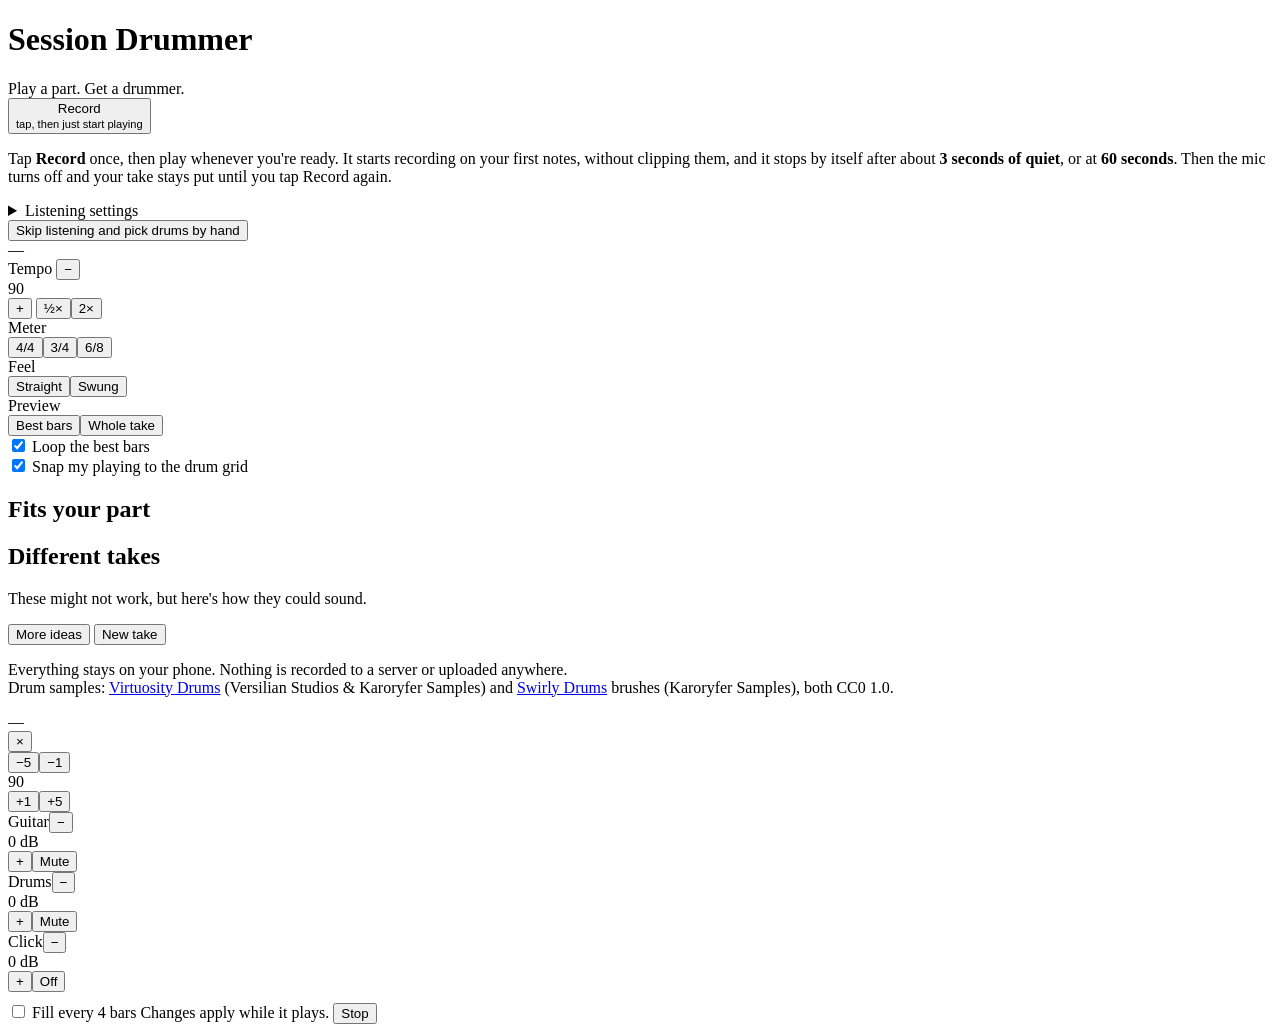
<file: src/index.template.html>
<!DOCTYPE html>
<html lang="en">
<head>
<meta charset="utf-8">
<meta name="viewport" content="width=device-width, initial-scale=1, viewport-fit=cover">
<meta name="theme-color" content="#0c0d10">
<meta name="apple-mobile-web-app-capable" content="yes">
<meta name="apple-mobile-web-app-status-bar-style" content="black-translucent">
<meta name="apple-mobile-web-app-title" content="Drummer">
<title>Session Drummer</title>
<link rel="icon" href="data:image/svg+xml,%3Csvg xmlns='http://www.w3.org/2000/svg' viewBox='0 0 100 100'%3E%3Ccircle cx='50' cy='50' r='46' fill='%23f2a541'/%3E%3Cellipse cx='50' cy='44' rx='30' ry='12' fill='%230c0d10'/%3E%3C/svg%3E">
<style>/*CSS*/</style>
</head>
<body>
<main>
  <header><h1>Session <span>Drummer</span></h1><div class="tag">Play a part. Get a drummer.</div></header>

  <div id="status" class="hide"><i></i><span id="stText"></span></div>
  <section id="listen" class="card">
    <button id="rec" class="off" aria-label="Record"><div class="dot"></div><div id="recLabel">Record</div><small id="recSub">tap, then just start playing</small></button>
    <div class="meter"><i id="lvl"></i><b id="lvlFloor"></b></div>
    <p class="hint" id="hint">Tap <b>Record</b> once, then play whenever you're ready. It starts recording on your first notes, without clipping them, and it stops by itself after about <b>3 seconds of quiet</b>, or at <b>60 seconds</b>. Then the mic turns off and your take stays put until you tap Record again.</p>
    <p class="warn hide" id="warn"></p>
    <details class="set"><summary>Listening settings</summary>
      <div class="row"><label>Start on</label><div class="seg" id="segSens"><button data-v="low">Loud notes</button><button data-v="normal">Normal</button><button data-v="high">Soft notes</button></div></div>
      <div class="row"><label>Stop after</label><div class="seg" id="segStop"><button data-v="2">2 s quiet</button><button data-v="2.8">3 s</button><button data-v="4">4 s</button></div></div>
      <p class="hint">If it starts on room noise or talking, pick "Loud notes". If it misses quiet fingerpicking, pick "Soft notes".</p>
    </details>
    <button class="link" id="skip">Skip listening and pick drums by hand</button>
  </section>

  <section id="heard" class="card hide">
    <div class="top">
      <div class="bpm" id="hBpm">—</div>
      <div class="chips" id="hChips"></div>
    </div>
    <div class="desc" id="hDesc"></div>
    <div class="wants" id="hWants"></div>
    <div class="conf" id="hConf"></div>
    <div class="conf" id="hTake"></div>
    <div class="ctl">
      <div class="row"><label>Tempo</label>
        <button class="btn sm" data-t="-1">−</button><div class="tval" id="tVal">90</div><button class="btn sm" data-t="1">+</button>
        <button class="btn sm" data-t="half">½×</button><button class="btn sm" data-t="dbl">2×</button>
      </div>
      <div class="row"><label>Meter</label>
        <div class="seg" id="segMeter"><button data-m="4/4">4/4</button><button data-m="3/4">3/4</button><button data-m="6/8">6/8</button></div>
      </div>
      <div class="row"><label>Feel</label>
        <div class="seg" id="segFeel"><button data-f="straight">Straight</button><button data-f="swing">Swung</button></div>
      </div>
      <div class="row guitarOnly"><label>Preview</label><div class="seg" id="segPrev"><button data-v="best">Best bars</button><button data-v="whole">Whole take</button></div></div>
      <div class="row guitarOnly" id="ploopRow"><label class="switch"><input type="checkbox" id="ploop" checked> Loop the best bars</label></div>
      <div class="row guitarOnly"><label class="switch"><input type="checkbox" id="snap" checked> Snap my playing to the drum grid</label></div>
      <div class="conf guitarOnly" id="hSection"></div>
    </div>
  </section>

  <section id="sugg" class="hide">
    <h2>Fits your part</h2>
    <div id="matches"></div>
    <h2>Different takes</h2>
    <div class="sub">These might not work, but here's how they could sound.</div>
    <div id="turns"></div>
    <div class="row" style="justify-content:center;margin-top:16px">
      <button class="btn" id="more">More ideas</button>
      <button class="btn" id="again">New take</button>
    </div>
  </section>

  <p class="foot">Everything stays on your phone. Nothing is recorded to a server or uploaded anywhere.<br>Drum samples: <a href="https://github.com/sfzinstruments/virtuosity_drums">Virtuosity Drums</a> (Versilian Studios &amp; Karoryfer Samples) and <a href="https://github.com/sfzinstruments/karoryfer.swirly-drums">Swirly Drums</a> brushes (Karoryfer Samples), both CC0 1.0.</p>
</main>

<div id="player"><div class="in">
  <div class="name"><div id="pName">—</div><button class="close" id="pClose" aria-label="Close">×</button></div>
  <div class="dots" id="pDots"></div>
  <div class="prow loopOnly">
    <button class="btn" data-p="-5">−5</button><button class="btn" data-p="-1">−1</button>
    <div class="tval" id="pBpm">90</div>
    <button class="btn" data-p="1">+1</button><button class="btn" data-p="5">+5</button>
  </div>
  <div id="mixer">
    <div class="mrow prevOnly" data-ch="guitar"><span class="ml">Guitar</span><button class="btn mb" data-d="-1" aria-label="Guitar quieter">−</button><div class="mv"><i><b></b></i><span>0 dB</span></div><button class="btn mb" data-d="1" aria-label="Guitar louder">+</button><button class="mute" aria-label="Mute guitar">Mute</button></div>
    <div class="mrow" data-ch="drums"><span class="ml">Drums</span><button class="btn mb" data-d="-1" aria-label="Drums quieter">−</button><div class="mv"><i><b></b></i><span>0 dB</span></div><button class="btn mb" data-d="1" aria-label="Drums louder">+</button><button class="mute" aria-label="Mute drums">Mute</button></div>
    <div class="mrow" data-ch="click"><span class="ml">Click</span><button class="btn mb" data-d="-1" aria-label="Click quieter">−</button><div class="mv"><i><b></b></i><span>0 dB</span></div><button class="btn mb" data-d="1" aria-label="Click louder">+</button><button class="mute tog" id="clickTog" aria-label="Click on or off">Off</button></div>
  </div>
  <div class="prow" style="margin-top:10px">
    <label class="switch loopOnly"><input type="checkbox" id="pFills"> Fill every 4 bars</label>
    <span class="conf prevOnly" id="pNote">Changes apply while it plays.</span>
    <button class="btn pri" id="pplay">Stop</button>
  </div>
</div></div>

<script>window.SD_KIT_URL='/*KITURL*/';</script>
<script>/*JS*/</script>
</body>
</html>
</file>
